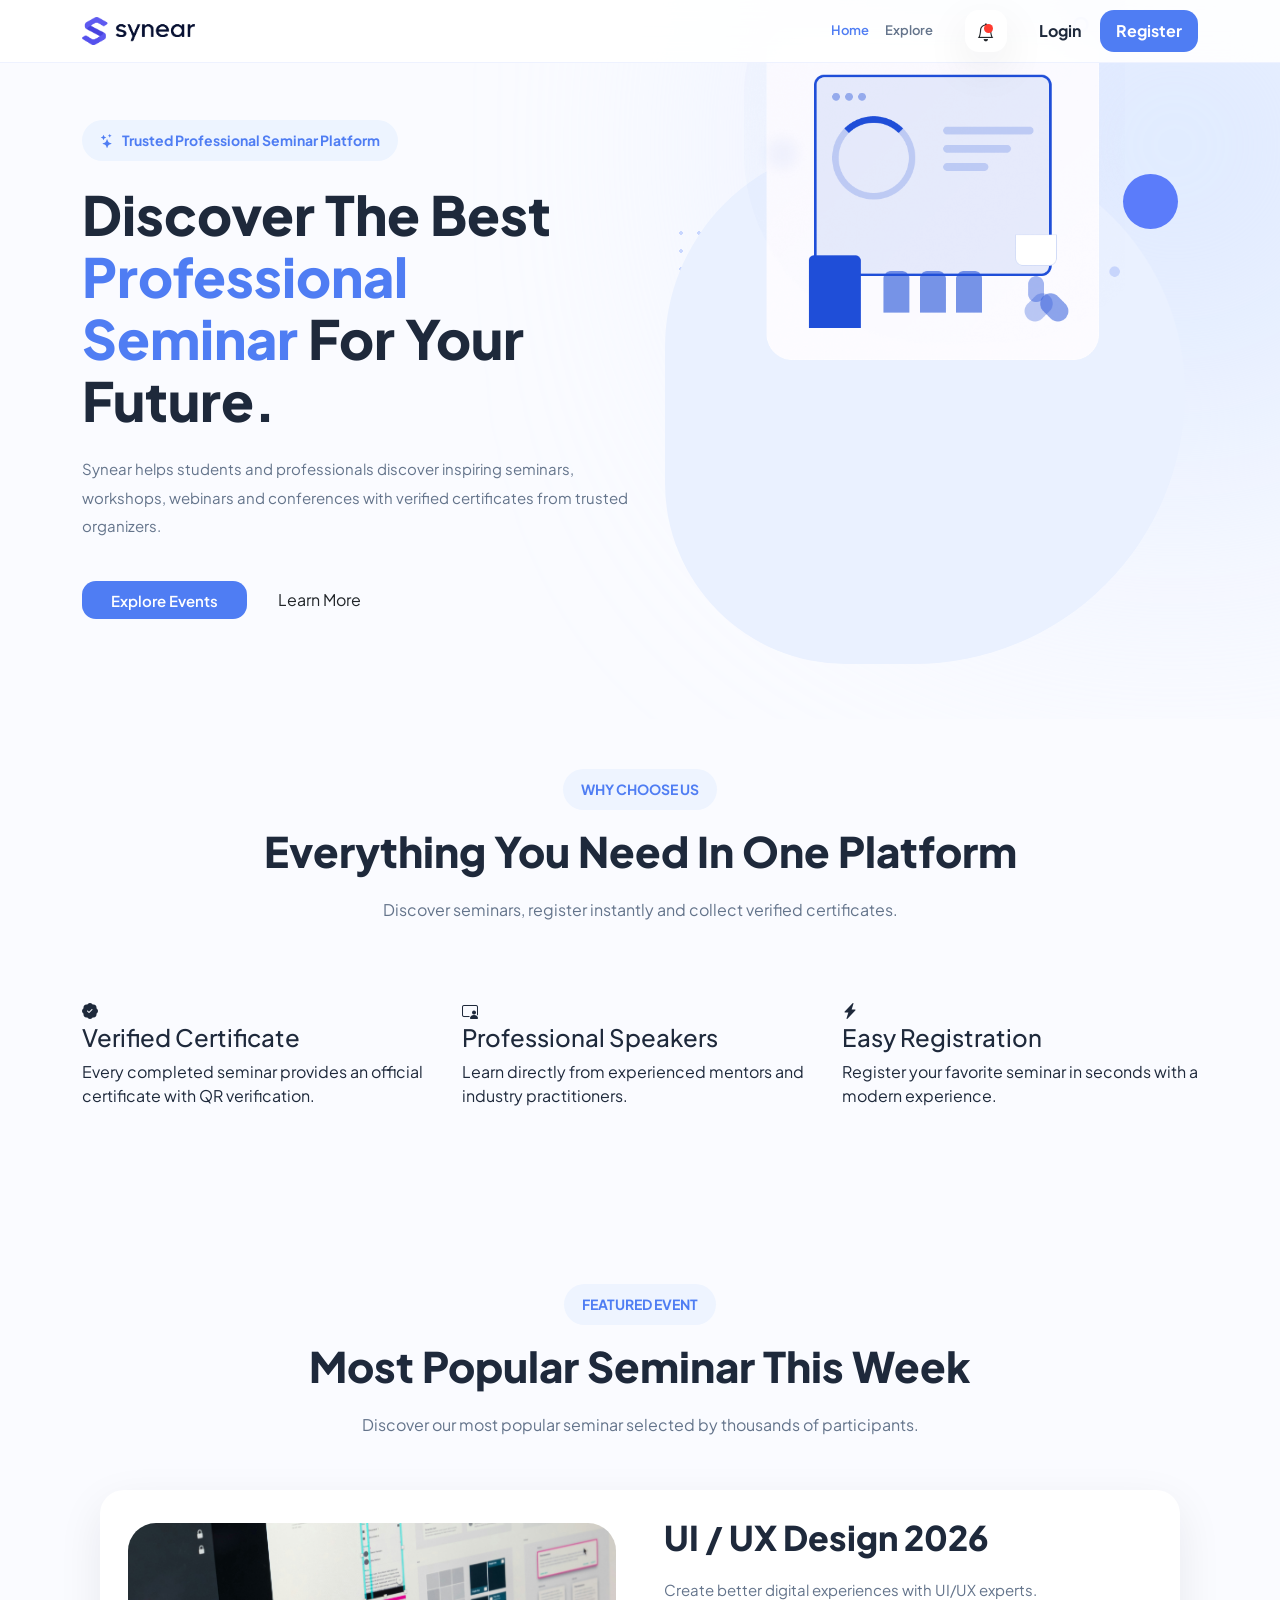
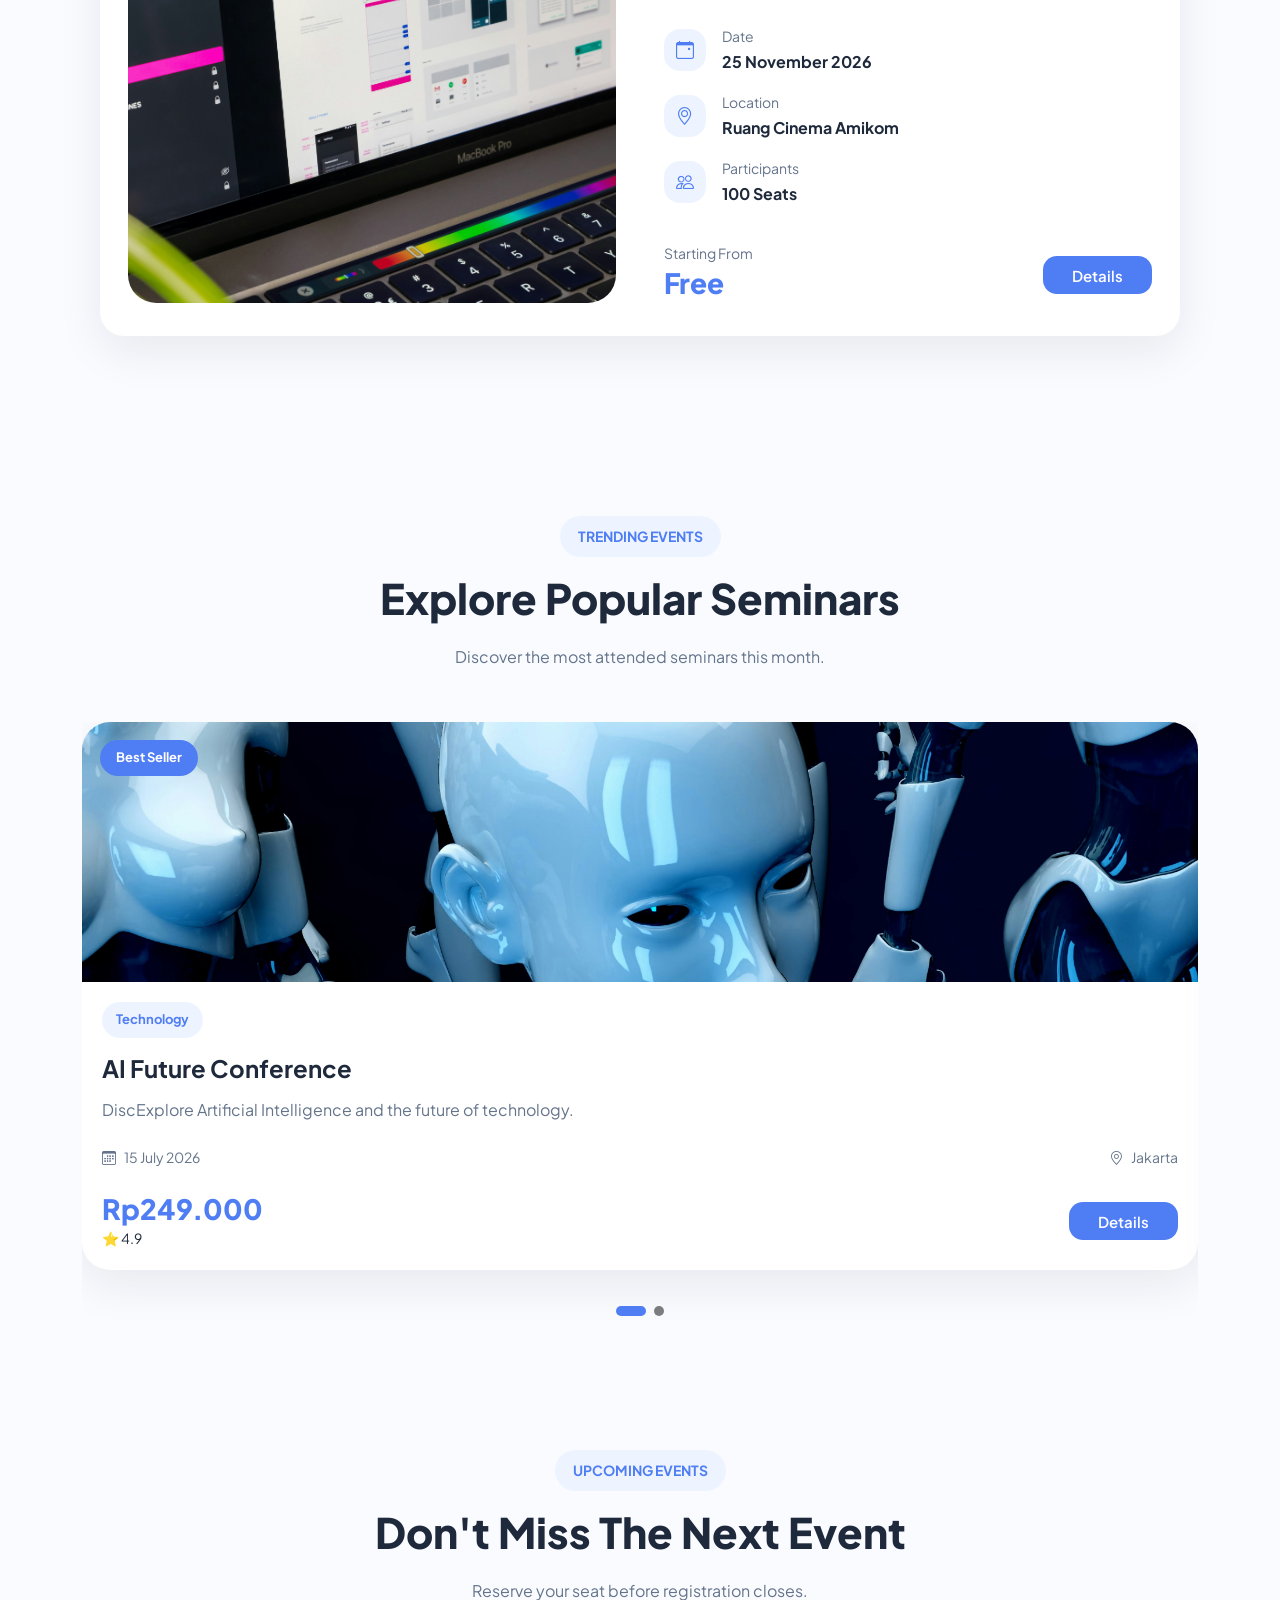
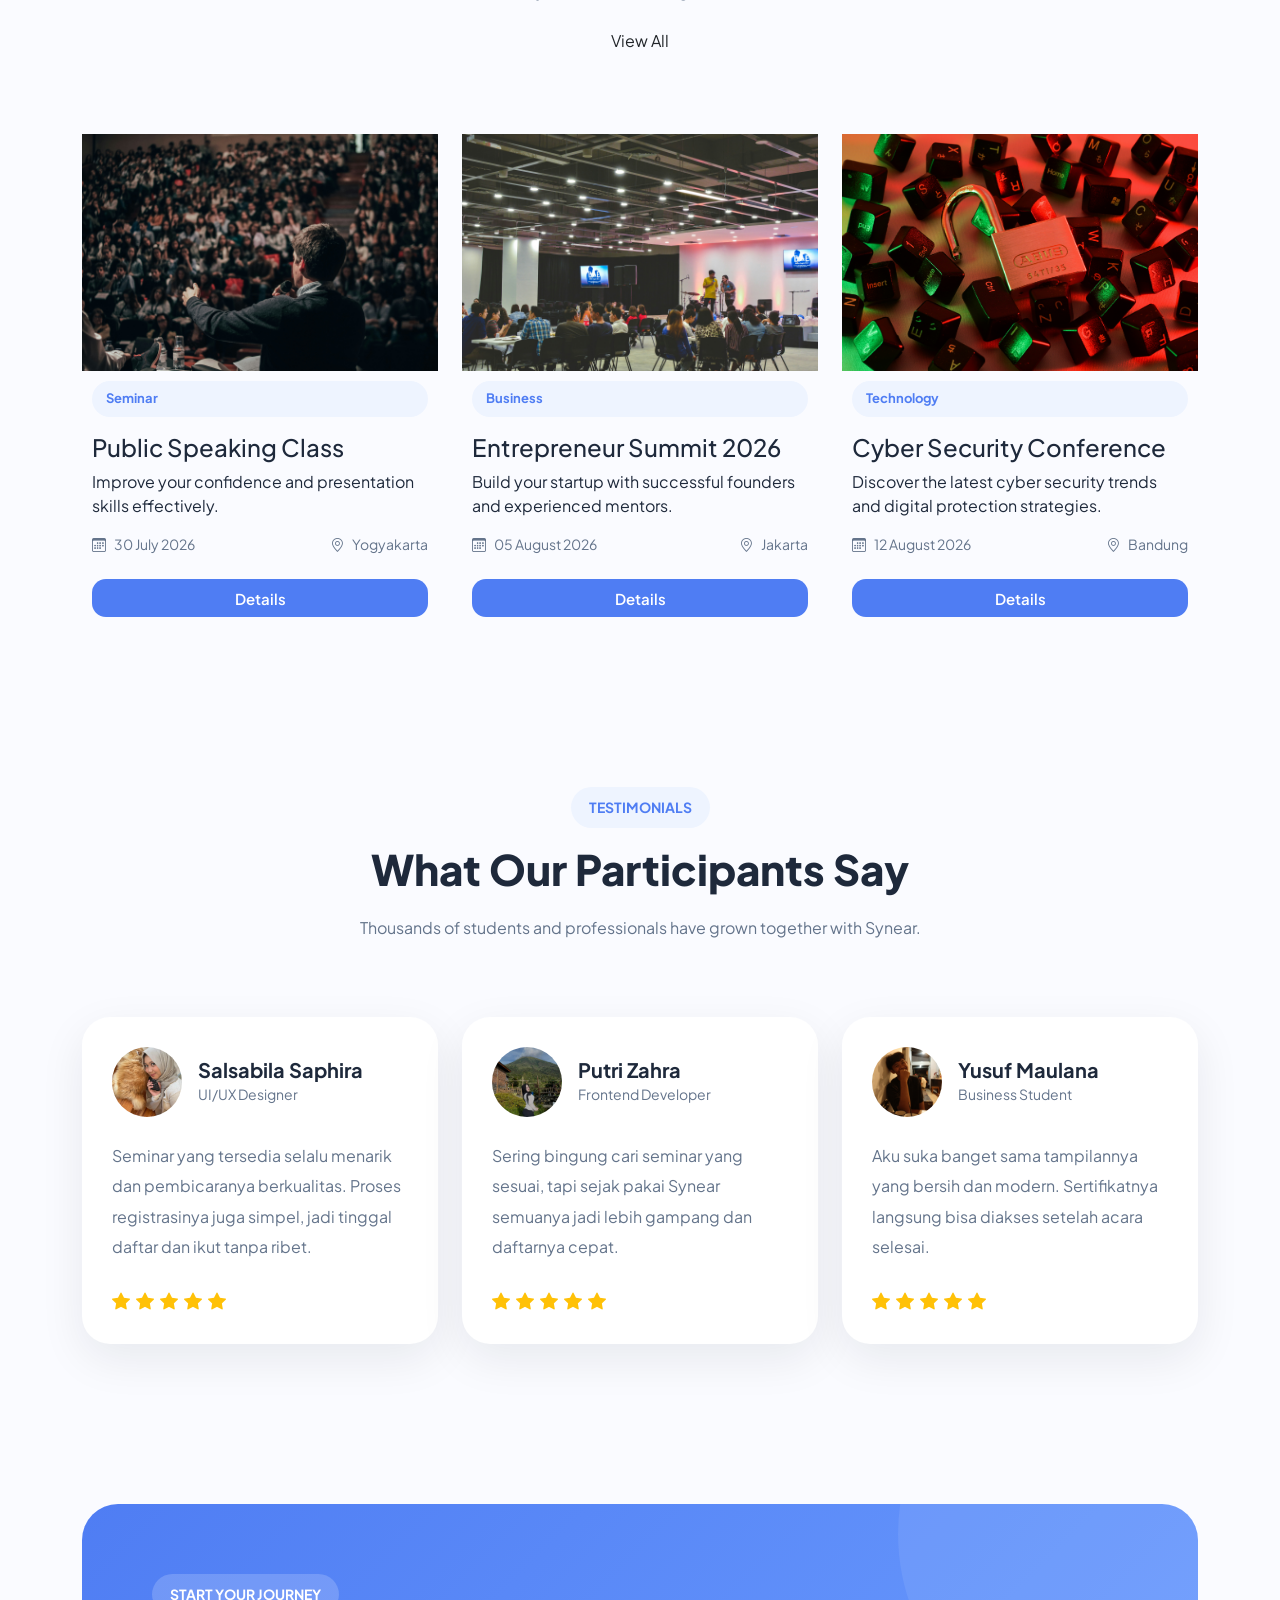
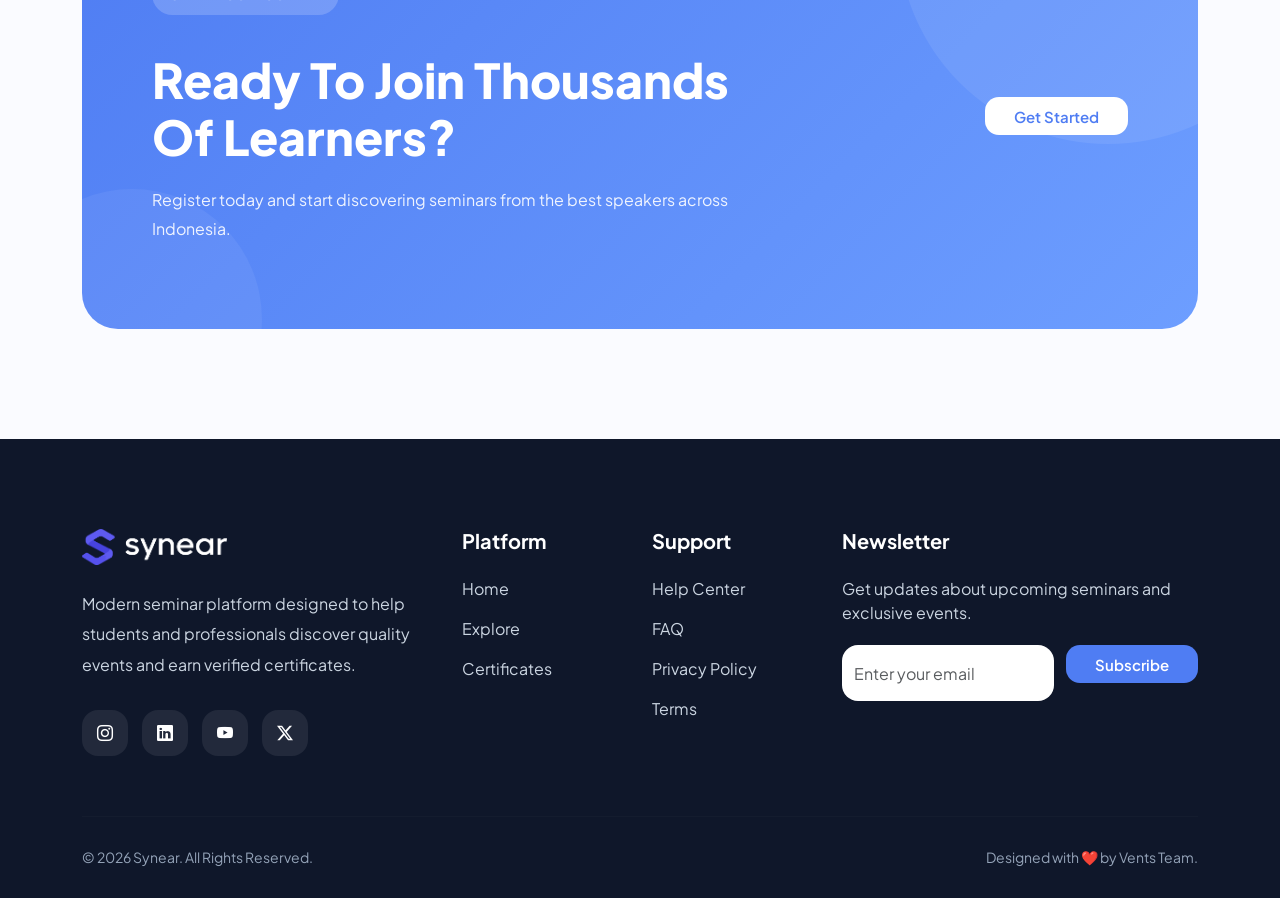
<file: pages/index.html>
<!DOCTYPE html>
<html lang="en">
<head>
    <meta charset="UTF-8">
    <meta name="viewport" content="width=device-width, initial-scale=1.0">
    <meta charset="UTF-8">
    <meta name="viewport" content="width=device-width, initial-scale=1.0">
    <title>Synear | Professional Seminar Platform</title>
    <link rel="icon" type="image/png" href="../asset/logo3.png">
    <link rel="preconnect" href="https://fonts.googleapis.com">
    <link rel="preconnect" href="https://fonts.gstatic.com" crossorigin>
    <link href="https://fonts.googleapis.com/css2?family=Plus+Jakarta+Sans:wght@300;400;500;600;700;800&display=swap" rel="stylesheet">
    <!-- BOOTSTRAP CSS-->
    <link href="https://cdn.jsdelivr.net/npm/bootstrap@5.3.7/dist/css/bootstrap.min.css" rel="stylesheet">
    <!-- ==========================================
         BOOTSTRAP ICON
    =========================================== -->
    <link rel="stylesheet" href="https://cdn.jsdelivr.net/npm/bootstrap-icons@1.13.1/font/bootstrap-icons.min.css">
    <link href="https://unpkg.com/aos@2.3.4/dist/aos.css" rel="stylesheet">
    <link rel="stylesheet" href="https://cdn.jsdelivr.net/npm/swiper@11/swiper-bundle.min.css">
    <link rel="stylesheet" href="../css/style.css">
</head>
<body>
    <nav class="navbar navbar-expand-lg fixed-top">
        <div class="container">
            <a class="navbar-brand" href="index.html">
                <img src="../asset/logo.png" alt="logo" class="logo-full">
            </a>
            <button class="navbar-toggler border-0 shadow-none" type="button" data-bs-toggle="collapse" data-bs-target="#navbarMenu">
                <span class="navbar-toggler-icon"></span>
            </button>
            <div class="collapse navbar-collapse" id="navbarMenu">
                <ul class="navbar-nav mx-auto me-4">
                    <li class="nav-item"><a class="nav-link active" href="index.html">Home</a></li>
                    <li class="nav-item"><a class="nav-link" href="explore.html">Explore</a></li>
                </ul>
                <div class="d-flex align-items-center gap-3">
                    <button
                        class="btn btn-icon position-relative"
                        onclick="window.location.href='notif.html'">
                        <i class="bi bi-bell"></i>
                        <span class="notification-dot"></span>
                    </button>
                    <div id="authArea">
                        <a href="login.html" class="btn btn-login">Login</a>
                        <a href="register.html" class="btn btn-register">Register</a>
                    </div>
                </div>

    
</div>
            </div>
        </div>
    </nav>
    <!--HERO SECTION Landing utama website -->
    <section class="hero-section">
        <div class="container">
            <div class="row align-items-center gy-5">
                <div class="col-lg-6">
                    <span class="hero-badge">
                        <i class="bi bi-stars"></i>
                        Trusted Professional Seminar Platform
                    </span>
                    <h1 class="hero-title">
                        Discover The Best
                        <span>Professional Seminar</span>
                        For Your Future.
                    </h1>
                    <p class="hero-description">
                        Synear helps students and professionals discover inspiring seminars, workshops, webinars and conferences with verified certificates from trusted organizers.
                    </p>
                    <div class="hero-buttons">
                        <a href="explore.html" class="btn btn-primary-custom">Explore Events</a>
                        <a href="#" class="btn btn-outline-custom">Learn More</a>
                    </div>
                </div>
                                <!-- Hero Right -->
                <div class="col-lg-6">
                    <div class="hero-illustration">
                        <div class="hero-blob"></div>
                        <img src="../asset/illustrasi.png" class="hero-vector" alt="Hero">
                        <div class="floating-circle"></div>
                        <div class="floating-square"></div>
                        <div class="dot-pattern"></div>
                    </div>
                </div>
            </div>
        </div>
    </section>
    <!-- ==========================================
         WHY CHOOSE SYNEAR
    =========================================== -->

    <section class="why-section">
        <div class="container">
            <div class="section-heading text-center">
                <span class="section-subtitle">WHY CHOOSE US</span>
                <h2>Everything You Need In One Platform</h2>
                <p>Discover seminars, register instantly and collect verified certificates.</p>
            </div>
            <div class="row g-4 mt-4">
                <div class="col-lg-4 d-flex">
                    <div class="feature-card">
                        <div class="feature-icon">
                            <i class="bi bi-patch-check-fill"></i>
                        </div>
                        <h4>Verified Certificate</h4>
                        <p>Every completed seminar provides an official certificate with QR verification.</p>
                    </div>
                </div>
                <div class="col-lg-4">
                    <div class="feature-card">
                        <div class="feature-icon">
                            <i class="bi bi-person-video3"></i>
                        </div>
                        <h4>Professional Speakers</h4>
                        <p>Learn directly from experienced mentors and industry practitioners.</p>
                    </div>
                </div>
                <div class="col-lg-4">
                    <div class="feature-card">

                        <div class="feature-icon">
                            <i class="bi bi-lightning-charge-fill"></i>
                        </div>

                        <h4>Easy Registration</h4>

                        <p>
                            Register your favorite seminar in seconds with a modern experience.
                        </p>

                    </div>
                </div>

            </div>
        </div>
    </section>
    <!-- ==========================================
        FEATURED EVENT
    ========================================== -->

    <section class="featured-section">
        <div class="container">
            <div class="section-heading text-center">
                <span class="section-subtitle">FEATURED EVENT</span>
                <h2>Most Popular Seminar This Week</h2>
                <p>Discover our most popular seminar selected by thousands of participants.</p>
            </div>

            <div class="featured-event mt-5">
                <div class="row align-items-center g-5">

                    <div class="col-lg-6">
                        <div class="featured-image">
                            <img src="../asset/uiux.jpg" class="img-fluid" alt="Featured Event">
                        </div>
                    </div>
                    <div class="col-lg-6">
                        <h2 class="featured-title">UI / UX Design 2026</h2>
                        <p class="featured-description">
                            Create better digital experiences with UI/UX experts.</p>
                        <div class="featured-information">
                            <div class="featured-item">
                                <i class="bi bi-calendar-event"></i>
                                <div>
                                    <small>Date</small>
                                    <p>25 November 2026</p>
                                </div>
                            </div>
                            <div class="featured-item">
                                <i class="bi bi-geo-alt"></i>
                                <div>
                                    <small>Location</small>
                                    <p>Ruang Cinema Amikom</p>
                                </div>
                            </div>
                            <div class="featured-item">
                                <i class="bi bi-people"></i>
                                <div>
                                    <small>Participants</small>
                                    <p>100 Seats</p>
                                </div>
                            </div>
                        </div>
                        <div class="featured-footer">
                            <div>
                                <small>Starting From</small>
                                <h3>Free</h3>
                            </div>
                            <a href="detail.html?id=uiux" class="btn btn-primary-custom">
                                Details
                            </a>
                        </div>
                    </div>
                </div>
            </div>
        </div>
    </section>
    <!-- ==========================================
        TRENDING EVENTS
    ========================================== -->
    <section class="trending-section">
        <div class="container">
            <div class="section-heading text-center">
                <span class="section-subtitle">TRENDING EVENTS</span>
                <h2>Explore Popular Seminars</h2>
                <p>Discover the most attended seminars this month.</p>
            </div>
            <div class="swiper trendingSwiper mt-5">
                <div class="swiper-wrapper">
                    <!-- Event Card 1 -->
                    <div class="swiper-slide">
                        <div class="seminar-card">
                            <div class="seminar-image">
                                <img src="../asset/ai.jpg" class="img-fluid" alt="AI Seminar">
                                <span class="seminar-badge">Best Seller</span>
                            </div>
                            <div class="seminar-content">
                                <span class="seminar-category">Technology</span>
                                <h4>AI Future Conference</h4>
                                <p>DiscExplore Artificial Intelligence and the future of technology.</p>
                                <div class="seminar-meta">
                                    <span><i class="bi bi-calendar3"></i>15 July 2026</span>
                                    <span><i class="bi bi-geo-alt"></i>Jakarta</span>
                                </div>
                                <div class="seminar-footer">
                                    <div>
                                        <h5>Rp249.000</h5>
                                        <small>⭐ 4.9</small>
                                    </div>
                                    <a href="detail.html?id=ai" class="btn btn-primary-custom">
                                        Details
                                    </a>
                                </div>
                            </div>
                        </div>
                    </div>
                    <!-- Event Card 2 -->
                    <div class="swiper-slide">
                        <div class="seminar-card">
                            <div class="seminar-image">
                                <img src="../asset/digitalmarketing.jpg" class="img-fluid" alt="Design Seminar">
                            </div>
                            <div class="seminar-content">
                                <span class="seminar-category">Seminar</span>
                                <h4>Digital Marketing Seminar</h4>
                                <p>Master SEO, social media marketing and paid advertising.</p>
                                <div class="seminar-meta">
                                    <span><i class="bi bi-calendar3"></i>20 July 2026</span>
                                    <span><i class="bi bi-geo-alt"></i>Online</span>
                                </div>
                                <div class="seminar-footer">
                                    <div>
                                        <h5>Free</h5>
                                        <small>⭐ 4.8</small>
                                    </div>
                                    <a href="detail.html?id=digital " class="btn btn-primary-custom">
                                        Details
                                    </a>
                                </div>
                            </div>
                        </div>
                    </div>
                </div>
                <div class="swiper-pagination"></div>
            </div>
        </div>
    </section>
    <!-- ==========================================
        UPCOMING EVENTS
    ========================================== -->

    <section class="upcoming-section">
        <div class="container">
            <div class="section-heading text-center">
                <span class="section-subtitle">UPCOMING EVENTS</span>
                <h2>Don't Miss The Next Event</h2>
                <p>Reserve your seat before registration closes.</p>
                <div class="mt-3">
                    <a href="explore.html" class="btn btn-outline-custom">
                        View All
                    </a>
                </div>
            </div>
            <div class="row g-4 mt-4">
                <div class="col-lg-4 d-flex">
                    <div class="upcoming-card w-100">
                        <img src="../asset/publickspeaking.jpg" class="img-fluid" alt="digital">
                        <div class="upcoming-content">
                            <span class="seminar-category">Seminar</span>
                            <h4>Public Speaking Class</h4>
                            <p>Improve your confidence and presentation skills effectively.</p>
                            <div class="seminar-meta">
                                <span><i class="bi bi-calendar3"></i>30 July 2026</span>
                                <span><i class="bi bi-geo-alt"></i>Yogyakarta</span>
                            </div>
                            <a href="detail.html?id=public" class="btn btn-primary-custom">
                                Details
                            </a>
                        </div>
                    </div>
                </div>
                <div class="col-lg-4 d-flex">
                    <div class="upcoming-card w-100">
                        <img src="../asset/entrepreneur.jpg" class="img-fluid" alt="Business">
                        <div class="upcoming-content">
                            <span class="seminar-category">Business</span>
                            <h4>Entrepreneur Summit 2026</h4>
                            <p>Build your startup with successful founders and experienced mentors.</p>
                            <div class="seminar-meta">
                                <span><i class="bi bi-calendar3"></i>05 August 2026</span>
                                <span><i class="bi bi-geo-alt"></i>Jakarta</span>
                            </div>
                            <a href="detail.html?id=entrepreneur" class="btn btn-primary-custom">
                                Details
                            </a>
                        </div>
                    </div>
                </div>

                <div class="col-lg-4 d-flex">
                    <div class="upcoming-card w-100">
                        <img src="../asset/cyber.jpg" class="img-fluid" alt="Cyber Security">
                        <div class="upcoming-content">
                            <span class="seminar-category">Technology</span>
                            <h4>Cyber Security Conference</h4>
                            <p>Discover the latest cyber security trends and digital protection strategies.</p>
                            <div class="seminar-meta">
                                <span><i class="bi bi-calendar3"></i>12 August 2026</span>
                                <span><i class="bi bi-geo-alt"></i>Bandung</span>
                            </div>
                            <a href="detail.html?id=cyber" class="btn btn-primary-custom">
                                Details
                            </a>
                        </div>
                    </div>
                </div>

            </div>
        </div>
    </section>
    <!-- ==========================================
        TESTIMONIALS
    ========================================== -->
    <section class="testimonial-section">
        <div class="container">
            <div class="section-heading text-center">
                <span class="section-subtitle">TESTIMONIALS</span>
                <h2>What Our Participants Say</h2>
                <p>Thousands of students and professionals have grown together with Synear.</p>
            </div>
            <div class="row g-4 mt-4">
                <div class="col-lg-4">
                    <div class="testimonial-card">
                        <div class="testimonial-profile">
                            <img src="../asset/salsuy.jpeg" alt="User">
                            <div>
                                <h5>Salsabila Saphira</h5>
                                <span>UI/UX Designer</span>
                            </div>
                        </div>
                        <p class="testimonial-text">
                            Seminar yang tersedia selalu menarik dan pembicaranya berkualitas. Proses registrasinya juga simpel, jadi tinggal daftar dan ikut tanpa ribet.
                        </p>
                        <div class="testimonial-rating">
                            <i class="bi bi-star-fill"></i>
                            <i class="bi bi-star-fill"></i>
                            <i class="bi bi-star-fill"></i>
                            <i class="bi bi-star-fill"></i>
                            <i class="bi bi-star-fill"></i>
                        </div>
                    </div>
                </div>
                <div class="col-lg-4">
                    <div class="testimonial-card">
                        <div class="testimonial-profile">
                            <img src="../asset/rara.jpeg" alt="User">
                            <div>
                                <h5>Putri Zahra</h5>
                                <span>Frontend Developer</span>
                            </div>
                        </div>
                        <p class="testimonial-text">
                            Sering bingung cari seminar yang sesuai, tapi sejak pakai Synear semuanya jadi lebih gampang dan daftarnya cepat.
                        </p>
                        <div class="testimonial-rating">
                            <i class="bi bi-star-fill"></i>
                            <i class="bi bi-star-fill"></i>
                            <i class="bi bi-star-fill"></i>
                            <i class="bi bi-star-fill"></i>
                            <i class="bi bi-star-fill"></i>
                        </div>
                    </div>
                </div>
                <div class="col-lg-4">
                    <div class="testimonial-card">
                        <div class="testimonial-profile">
                            <img src="../asset/ucup.jpeg" alt="User">
                            <div>
                                <h5>Yusuf Maulana</h5>
                                <span>Business Student</span>
                            </div>
                        </div>
                        <p class="testimonial-text">
                            Aku suka banget sama tampilannya yang bersih dan modern. Sertifikatnya langsung bisa diakses setelah acara selesai.
                        </p>
                        <div class="testimonial-rating">
                            <i class="bi bi-star-fill"></i>
                            <i class="bi bi-star-fill"></i>
                            <i class="bi bi-star-fill"></i>
                            <i class="bi bi-star-fill"></i>
                            <i class="bi bi-star-fill"></i>
                        </div>
                    </div>
                </div>

            </div>
        </div>
    </section>

    <!-- ==========================================
        CALL TO ACTION
    ========================================== -->

    <section class="cta-section">
        <div class="container">
            <div class="cta-wrapper">
                <div class="row align-items-center">
                    <div class="col-lg-8">
                        <span class="section-subtitle">START YOUR JOURNEY</span>
                        <h2>Ready To Join Thousands Of Learners?</h2>
                        <p>Register today and start discovering seminars from the best speakers across Indonesia.</p>
                    </div>
                    <div class="col-lg-4 text-lg-end">
                        <a href="register.html" class="btn btn-primary-custom btn-lg">
                            Get Started
                        </a>
                    </div>

                </div>
            </div>
        </div>
    </section>
    <!-- ==========================================
        FOOTER
    ========================================== -->
    <footer class="footer">
        <div class="container">
            <div class="row gy-5">
                <div class="col-lg-4">
                    <a href="index.html" class="footer-logo">
                        <img src="../asset/logo2.png" alt="Synear Logo" class="footer-logo-img">
                    </a>
                    <p class="footer-description">
                        Modern seminar platform designed to help students and professionals discover quality events and earn verified certificates.
                    </p>
                    <div class="footer-social">
                        <a href="#"><i class="bi bi-instagram"></i></a>
                        <a href="#"><i class="bi bi-linkedin"></i></a>
                        <a href="#"><i class="bi bi-youtube"></i></a>
                        <a href="#"><i class="bi bi-twitter-x"></i></a>
                    </div>
                </div>
                <div class="col-lg-2">
                    <h5>Platform</h5>
                    <ul class="footer-menu">
                        <li><a href="index.html">Home</a></li>
                        <li><a href="explore.html">Explore</a></li>
                        <li><a href="sertifikat.html">Certificates</a></li>
                    </ul>
                </div>
                <div class="col-lg-2">
                    <h5>Support</h5>
                    <ul class="footer-menu">
                        <li><a href="#">Help Center</a></li>
                        <li><a href="#">FAQ</a></li>
                        <li><a href="#">Privacy Policy</a></li>
                        <li><a href="#">Terms</a></li>
                    </ul>
                </div>
                <div class="col-lg-4">
                    <h5>Newsletter</h5>
                    <p>Get updates about upcoming seminars and exclusive events.</p>
                    <div class="newsletter-box">
                        <input type="email" class="form-control" placeholder="Enter your email">
                        <button class="btn btn-primary-custom">Subscribe</button>
                    </div>
                </div>
            </div>
            <hr>
            <div class="footer-bottom d-flex justify-content-between align-items-center flex-wrap">
                <p>© 2026 Synear. All Rights Reserved.</p>
                <span>Designed with ❤️ by Vents Team.</span>
            </div>
        </div>
    </footer>
<!-- ==========================================
     JAVASCRIPT
========================================== -->
<script src="https://cdn.jsdelivr.net/npm/bootstrap@5.3.7/dist/js/bootstrap.bundle.min.js"></script>
<script src="https://unpkg.com/aos@2.3.4/dist/aos.js"></script>
<script src="https://cdn.jsdelivr.net/npm/swiper@11/swiper-bundle.min.js"></script>

<script src="../js/app.js"></script>
<script src="../js/auth.js"></script>
</body>
</html>
</file>
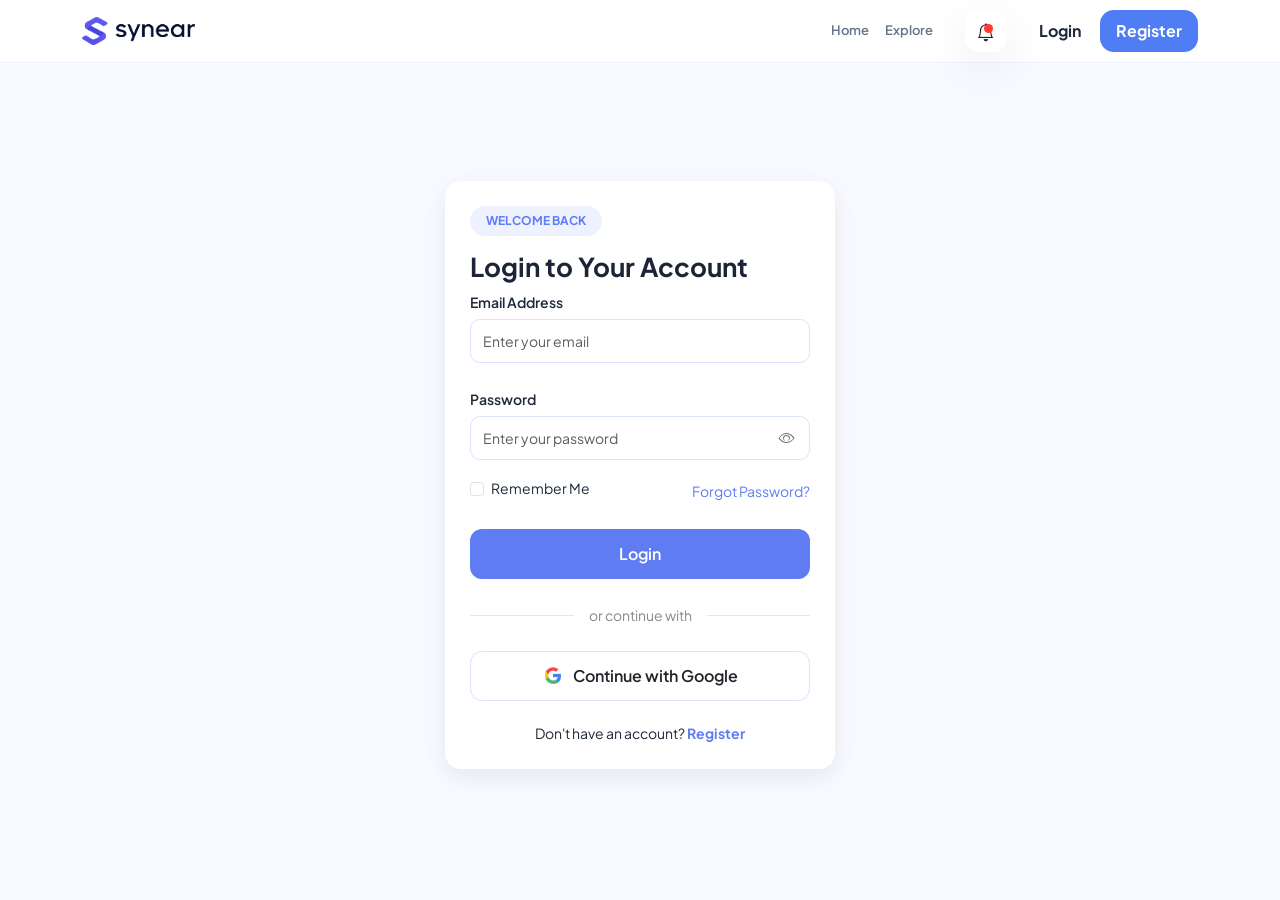
<file: pages/login.html>
<!DOCTYPE html>
<html lang="en">
<head>
    <meta charset="UTF-8">
    <meta name="viewport" content="width=device-width, initial-scale=1.0">
    <title>Login | Synear</title>
    <link rel="icon" type="image/png" href="../asset/logo3.png">
    <link rel="preconnect" href="https://fonts.googleapis.com">
    <link rel="preconnect" href="https://fonts.gstatic.com" crossorigin>
    <link href="https://fonts.googleapis.com/css2?family=Plus+Jakarta+Sans:wght@300;400;500;600;700;800&display=swap" rel="stylesheet">
    <link href="https://cdn.jsdelivr.net/npm/bootstrap@5.3.7/dist/css/bootstrap.min.css" rel="stylesheet">
    <link rel="stylesheet" href="https://cdn.jsdelivr.net/npm/bootstrap-icons@1.13.1/font/bootstrap-icons.min.css">
    <link href="https://unpkg.com/aos@2.3.4/dist/aos.css" rel="stylesheet">
    <link rel="stylesheet" href="../css/style.css">
    <link rel="stylesheet" href="../css/login.css">
    <link rel="stylesheet" href="../css/notif.css">
</head>
<body>
    <nav class="navbar navbar-expand-lg fixed-top">
        <div class="container">
            <a class="navbar-brand" href="index.html">
                <img src="../asset/logo.png" alt="logo" class="logo-full">
            </a>

            <button class="navbar-toggler border-0 shadow-none" type="button" data-bs-toggle="collapse" data-bs-target="#navbarMenu">
                <span class="navbar-toggler-icon"></span>
            </button>

            <div class="collapse navbar-collapse" id="navbarMenu">
                <ul class="navbar-nav mx-auto me-4">
                    <li class="nav-item"><a class="nav-link" href="index.html">Home</a></li>
                    <li class="nav-item"><a class="nav-link" href="explore.html">Explore</a></li>
                </ul>
                <div class="d-flex align-items-center gap-3">
                    <button
                        class="btn btn-icon position-relative"
                        onclick="window.location.href='notif.html'">
                        <i class="bi bi-bell"></i>
                        <span class="notification-dot"></span>
                    </button>
                    <div id="authArea">
                        <a href="login.html" class="btn btn-login">Login</a>
                        <a href="register.html" class="btn btn-register">Register</a>
                    </div>
                </div>
            </div>
        </div>
    </nav>
    <section class="login-section">
        <div class="container">
            <div class="row align-items-center g-5">
                <div class="col-lg-5 mx-auto" data-aos="zoom-in">
                    <div class="login-card">
                        <span class="login-badge">WELCOME BACK</span>
                        <h2>Login to Your Account</h2>
                        <form>
                            <div class="mb-4">
                                <label class="form-label">Email Address</label>
                                <input type="email" class="form-control" placeholder="Enter your email">
                            </div>
                            <div class="mb-3">
                                <label class="form-label">Password</label>
                                <div class="password-box">
                                    <input type="password" class="form-control" id="password" placeholder="Enter your password">
                                    <button type="button" class="toggle-password" id="togglePassword">
                                        <i class="bi bi-eye"></i>
                                    </button>
                                </div>
                            </div>
                            <div class="login-option">
                                <div class="form-check">
                                    <input class="form-check-input" type="checkbox" id="remember">
                                    <label class="form-check-label" for="remember">
                                        Remember Me
                                    </label>
                                </div>
                                <a href="#" class="forgot-link">
                                    Forgot Password?
                                </a>
                            </div>
                            <button type="submit" class="btn btn-login-main w-100">
                                Login
                            </button>
                            <div class="divider">
                                <span>or continue with</span>
                            </div>
                            <button type="button" class="btn btn-google w-100">
                                <img src="../asset/google.png" alt="">
                                Continue with Google
                            </button>
                            <div class="register-link">
                                Don't have an account?
                                <a href="register.html">Register</a>
                            </div>
                        </form>
                    </div>
                </div>
            </div>
        </div>
    </section>
    <script src="https://cdn.jsdelivr.net/npm/bootstrap@5.3.7/dist/js/bootstrap.bundle.min.js"></script>
    <script src="https://unpkg.com/aos@2.3.4/dist/aos.js"></script>
    <script>
        AOS.init({
            duration:800,
            once:true
        });
    </script>
    <script src="../js/login.js"></script>
    <script src="../js/auth.js"></script>
</body>
</html>
</file>
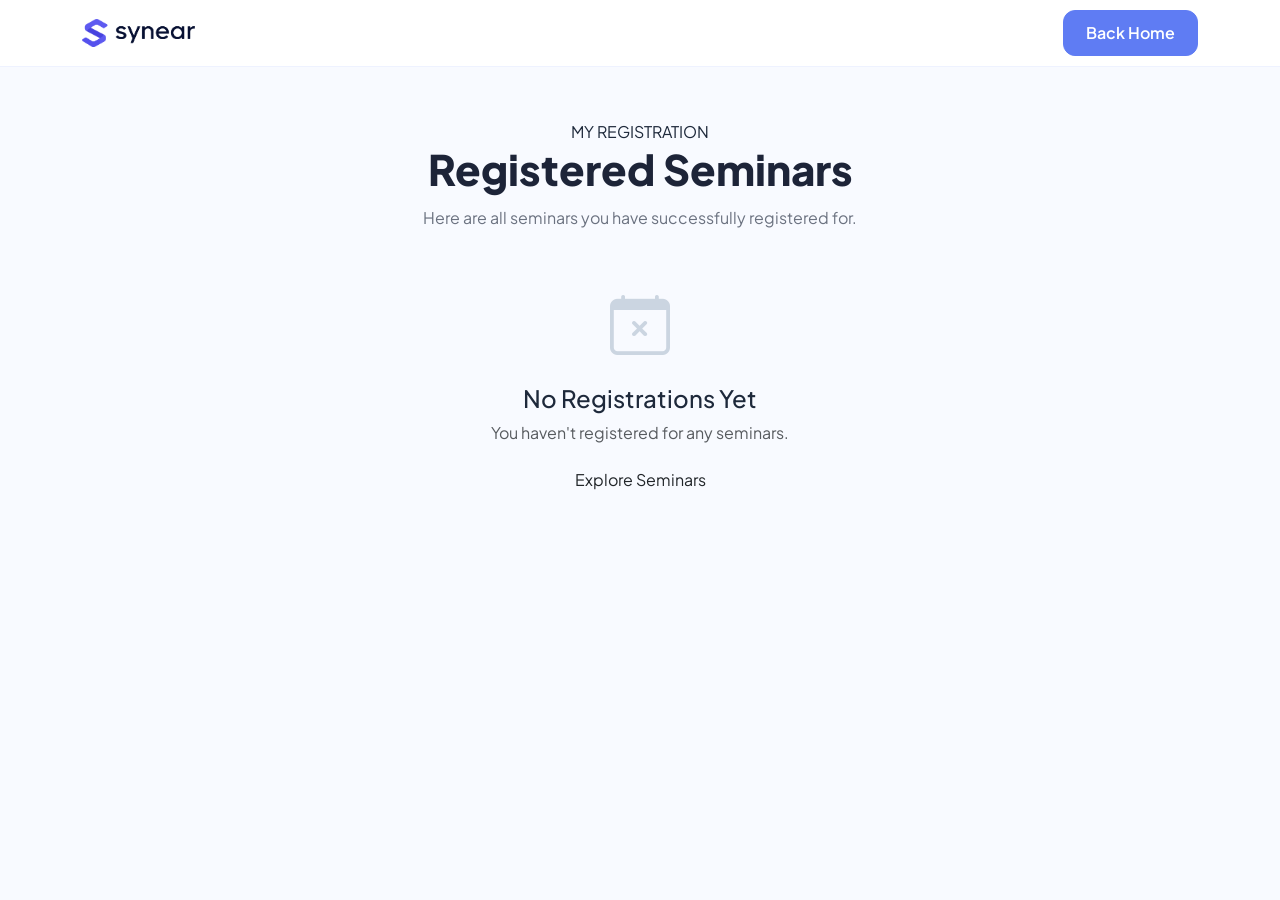
<file: pages/my-registration.html>
<!DOCTYPE html>
<html lang="en">
<head>
    <meta charset="UTF-8">
    <meta name="viewport" content="width=device-width, initial-scale=1.0">
    <title>My Registration | Synear</title>
    <link rel="icon" type="image/png" href="../asset/logo3.png">
    <link rel="preconnect" href="https://fonts.googleapis.com">
    <link rel="preconnect" href="https://fonts.gstatic.com" crossorigin>
    <link href="https://fonts.googleapis.com/css2?family=Plus+Jakarta+Sans:wght@300;400;500;600;700;800&display=swap" rel="stylesheet">
    <link href="https://cdn.jsdelivr.net/npm/bootstrap@5.3.7/dist/css/bootstrap.min.css" rel="stylesheet">
    <link rel="stylesheet" href="https://cdn.jsdelivr.net/npm/bootstrap-icons@1.13.1/font/bootstrap-icons.min.css">
    <link rel="stylesheet" href="../css/style.css">
    <link rel="stylesheet" href="../css/my-registration.css">
</head>
<body>
    <nav class="navbar navbar-expand-lg fixed-top">
        <div class="container">
            <a class="navbar-brand" href="index.html">
                <img src="../asset/logo.png" alt="logo" class="logo-full">
            </a>
            <div class="ms-auto">
                <a href="index.html" class="btn btn-outline-primary">
                    Back Home
                </a>
            </div>
        </div>
    </nav>

    <section class="registration-list-section">
        <div class="container">

            <div class="section-title">
                <span class="login-badge">
                    MY REGISTRATION
                </span>
                <h2>Registered Seminars</h2>
                <p>
                    Here are all seminars you have successfully registered for.
                </p>
            </div>
            <div class="registration-card">

                <div class="registration-image">
                    <img src="../asset/uiux.jpg" alt="Seminar">
                </div>
                <div class="registration-content">
                    <span class="registration-status">
                        Registered
                    </span>
                    <h4 id="seminarTitle">
                        UI/UX Design Seminar
                    </h4>
                    <div class="registration-info">
                        <div>
                            <i class="bi bi-calendar-event"></i>
                            <span id="seminarDate">
                                12 July 2026
                            </span>
                        </div>
                        <div>
                            <i class="bi bi-geo-alt"></i>
                            <span>
                                Jakarta Convention Center
                            </span>
                        </div>
                    </div>
                    <div class="registration-price">
                        <span>Registration Fee</span>
                        <strong id="seminarPrice">
                            FREE
                        </strong>
                    </div>
                    <div class="registration-action">
                        <a href="attendance.html" class="btn btn-login-main">
                            Attendance
                        </a>
                        <a href="detail.html" class="btn btn-outline-primary">
                            View Detail
                        </a>
                    </div>
                </div>
            </div>
            <!--<button onclick="localStorage.clear();location.reload();">
                Clear Data
            </button>-->
        </div>
    </section>

    <script src="../js/my-registration.js"></script>
    <script src="https://cdn.jsdelivr.net/npm/bootstrap@5.3.7/dist/js/bootstrap.bundle.min.js"></script>
</body>
</html>
</file>
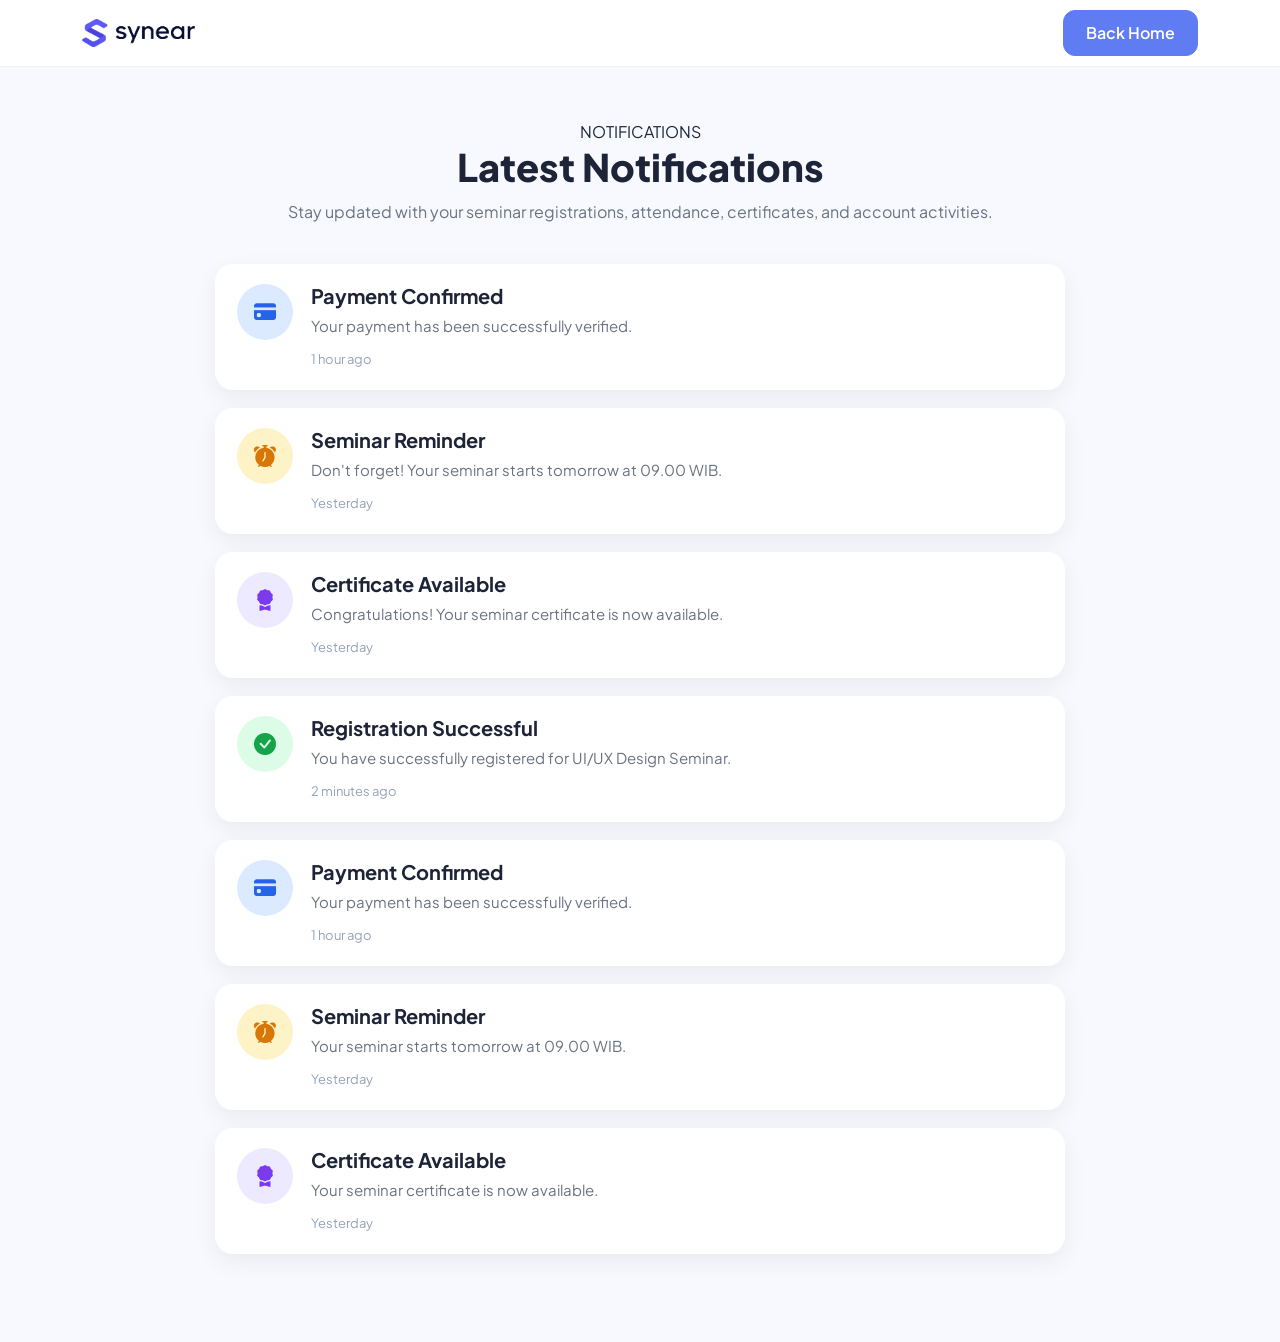
<file: pages/notif.html>
<!DOCTYPE html>
<html lang="en">
<head>
    <meta charset="UTF-8">
    <meta name="viewport" content="width=device-width, initial-scale=1.0">
    <title>Notifications | Synear</title>
    <link rel="icon" type="image/png" href="../asset/logo3.png">
    <link rel="preconnect" href="https://fonts.googleapis.com">
    <link rel="preconnect" href="https://fonts.gstatic.com" crossorigin>
    <link href="https://fonts.googleapis.com/css2?family=Plus+Jakarta+Sans:wght@300;400;500;600;700;800&display=swap" rel="stylesheet">
    <link href="https://cdn.jsdelivr.net/npm/bootstrap@5.3.7/dist/css/bootstrap.min.css" rel="stylesheet">
    <link rel="stylesheet" href="https://cdn.jsdelivr.net/npm/bootstrap-icons@1.13.1/font/bootstrap-icons.min.css">
    <link rel="stylesheet" href="../css/style.css">
    <link rel="stylesheet" href="../css/notif.css">
</head>
<body>

<nav class="navbar navbar-expand-lg fixed-top">
    <div class="container">
        <a class="navbar-brand" href="index.html">
            <img src="../asset/logo.png" alt="logo" class="logo-full">
        </a>

        <a href="index.html" class="btn btn-outline-primary">
              Back Home
         </a>
    </div>
</nav>

<section class="notification-section">

    <div class="container">

        <div class="section-title">
            <span class="login-badge">
                NOTIFICATIONS
            </span>

            <h2>
                Latest Notifications
            </h2>

            <p>
                Stay updated with your seminar registrations, attendance, certificates, and account activities.
            </p>
        </div>

        <div id="notificationList">

            <div class="notification-card">

                <div class="notification-icon info">
                    <i class="bi bi-credit-card-fill"></i>
                </div>

                <div class="notification-content">

                    <h5>
                        Payment Confirmed
                    </h5>

                    <p>
                        Your payment has been successfully verified.
                    </p>

                    <span class="notification-time">
                        1 hour ago
                    </span>

                </div>

            </div>

            <div class="notification-card">

                <div class="notification-icon warning">
                    <i class="bi bi-alarm-fill"></i>
                </div>

                <div class="notification-content">

                    <h5>
                        Seminar Reminder
                    </h5>

                    <p>
                        Don't forget! Your seminar starts tomorrow at 09.00 WIB.
                    </p>

                    <span class="notification-time">
                        Yesterday
                    </span>

                </div>

            </div>

            <div class="notification-card">

                <div class="notification-icon certificate">
                    <i class="bi bi-award-fill"></i>
                </div>

                <div class="notification-content">

                    <h5>
                        Certificate Available
                    </h5>

                    <p>
                        Congratulations! Your seminar certificate is now available.
                    </p>

                    <span class="notification-time">
                        Yesterday
                    </span>

                </div>

            </div>

        </div>

    </div>

</section>

<script src="../js/notif.js"></script>
<script src="https://cdn.jsdelivr.net/npm/bootstrap@5.3.7/dist/js/bootstrap.bundle.min.js"></script>

</body>
</html>
</file>
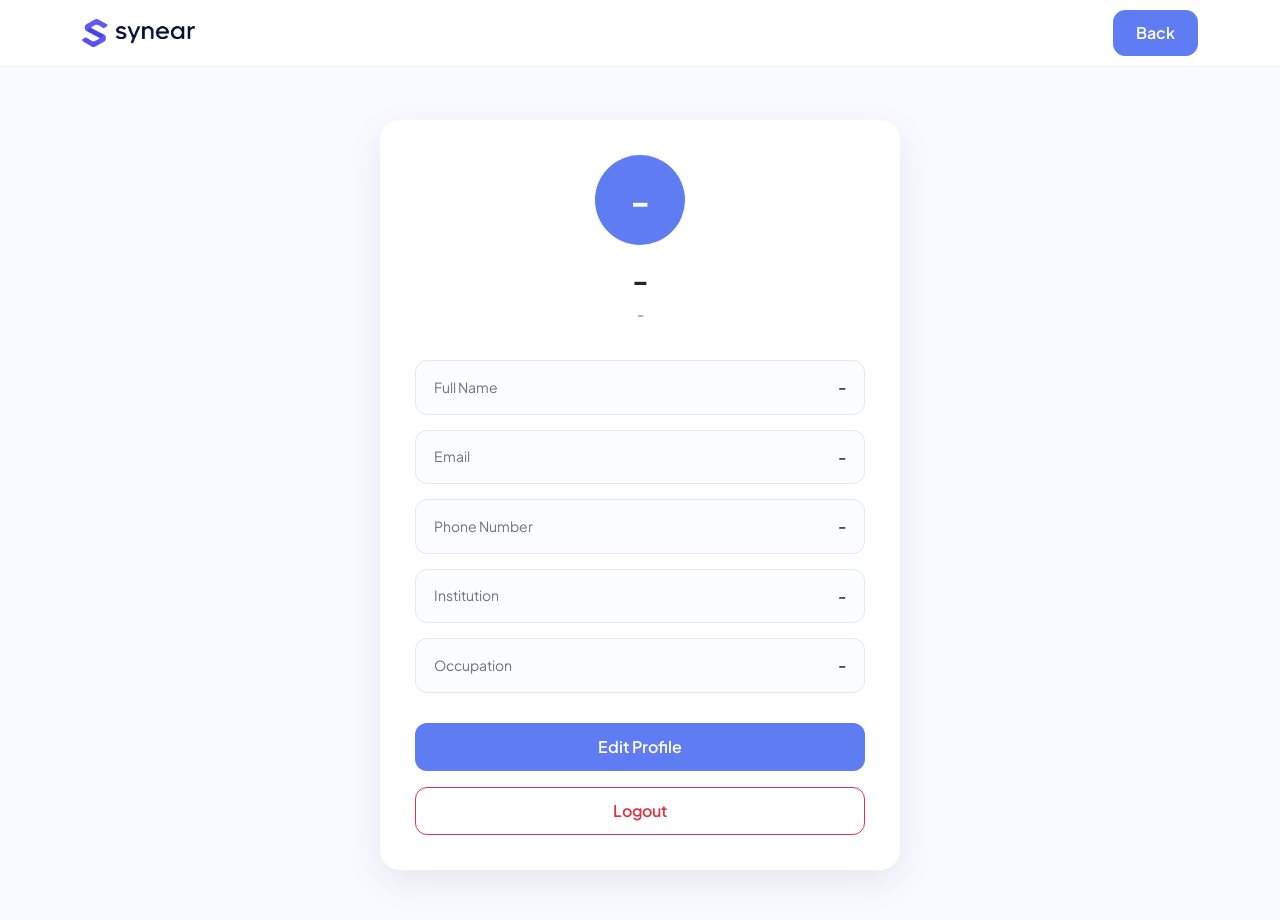
<file: pages/profile.html>
<!DOCTYPE html>
<html lang="en">
<head>
    <meta charset="UTF-8">
    <meta name="viewport" content="width=device-width, initial-scale=1.0">
    <title>Profile | Synear</title>
    <link rel="icon" type="image/png" href="../asset/logo3.png">
    <link rel="preconnect" href="https://fonts.googleapis.com">
    <link rel="preconnect" href="https://fonts.gstatic.com" crossorigin>
    <link href="https://fonts.googleapis.com/css2?family=Plus+Jakarta+Sans:wght@300;400;500;600;700;800&display=swap" rel="stylesheet">
    <link href="https://cdn.jsdelivr.net/npm/bootstrap@5.3.7/dist/css/bootstrap.min.css" rel="stylesheet">
    <link rel="stylesheet" href="https://cdn.jsdelivr.net/npm/bootstrap-icons@1.13.1/font/bootstrap-icons.min.css">
    <link rel="stylesheet" href="../css/style.css">
    <link rel="stylesheet" href="../css/profile.css">
</head>
<body>
    <nav class="navbar navbar-expand-lg fixed-top">
        <div class="container">
            <a class="navbar-brand" href="index.html">
                <img src="../asset/logo.png" class="logo-full" alt="Synear">
            </a>
            <a href="index.html" class="btn btn-outline-primary">
                Back
            </a>
        </div>
    </nav>
    <section class="profile-section">
        <div class="profile-card">
            <div class="profile-header">
                <div class="profile-avatar" id="profileAvatar">
                    A
                </div>
                <h2 id="profileName">
                    Aurelia
                </h2>
                <p id="profileEmail">
                    aurelia@email.com
                </p>
            </div>
            <div class="profile-info">
                <div class="info-item">
                    <span>Full Name</span>
                    <strong id="fullname"></strong>
                </div>
                <div class="info-item">
                    <span>Email</span>
                    <strong id="email"></strong>
                </div>
                <div class="info-item">
                    <span>Phone Number</span>
                    <strong id="phone"></strong>
                </div>
                <div class="info-item">
                    <span>Institution</span>
                    <strong id="institution"></strong>
                </div>
                <div class="info-item">
                    <span>Occupation</span>
                    <strong id="occupation"></strong>
                </div>
            </div>
            <button class="btn btn-login-main w-100" id="editProfileBtn">
    Edit Profile
        </button>
            <div id="editForm" class="edit-form d-none">
            <div class="mb-3">
                <label class="form-label">Full Name</label>
                    <input type="text" class="form-control" id="editFullname">
            </div>
            <div class="mb-3">
                <label class="form-label">Phone Number</label>
                    <input type="text" class="form-control" id="editPhone">
            </div>
            <div class="mb-3">
                <label class="form-label">Institution</label>
                    <input type="text" class="form-control" id="editInstitution">
            </div>
            <div class="mb-3">
                <label class="form-label">Occupation</label>
                     <input type="text" class="form-control" id="editOccupation">
            </div>
                <button class="btn btn-success w-100" id="saveProfileBtn">
           Save Changes
                </button>
        </div>
        <button class="btn btn-outline-danger w-100 mt-3" id="logoutBtn">
            Logout
            </button>
        </div>
    </section>
    <script src="../js/profile.js"></script>
    <script src="https://cdn.jsdelivr.net/npm/bootstrap@5.3.7/dist/js/bootstrap.bundle.min.js"></script>
</body>
</html>
</file>
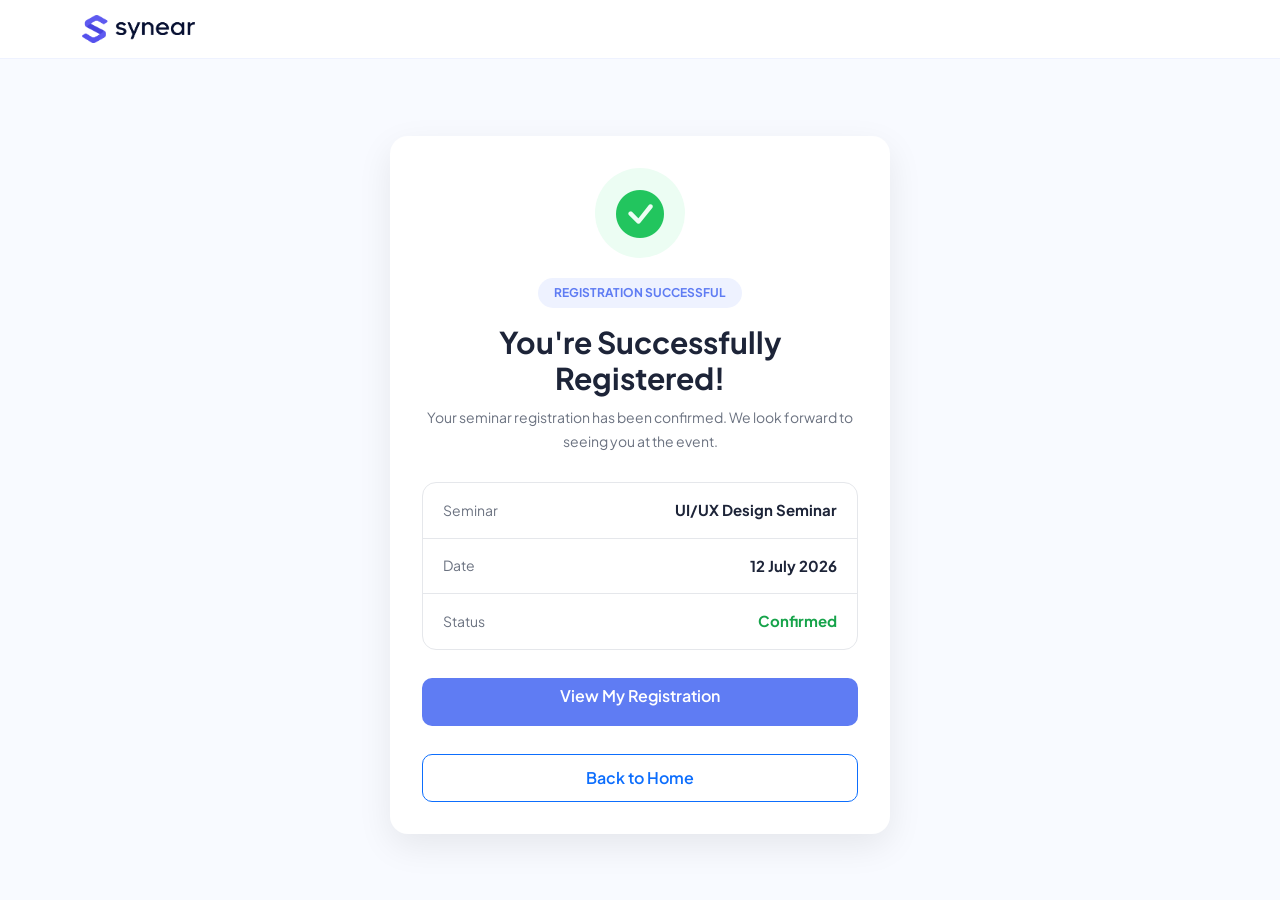
<file: pages/regis-success.html>
<!DOCTYPE html>
<html lang="en">
<head>
    <meta charset="UTF-8">
    <meta name="viewport" content="width=device-width, initial-scale=1.0">
    <title>Registration Successful | Synear</title>
    <link rel="icon" type="image/png" href="../asset/logo3.png">
    <link rel="preconnect" href="https://fonts.googleapis.com">
    <link rel="preconnect" href="https://fonts.gstatic.com" crossorigin>
    <link href="https://fonts.googleapis.com/css2?family=Plus+Jakarta+Sans:wght@300;400;500;600;700;800&display=swap" rel="stylesheet">
    <link href="https://cdn.jsdelivr.net/npm/bootstrap@5.3.7/dist/css/bootstrap.min.css" rel="stylesheet">
    <link rel="stylesheet" href="https://cdn.jsdelivr.net/npm/bootstrap-icons@1.13.1/font/bootstrap-icons.min.css">
    <link rel="stylesheet" href="../css/style.css">
    <link rel="stylesheet" href="../css/regis-success.css">
</head>
<body>
    <nav class="navbar navbar-expand-lg fixed-top">
        <div class="container">
            <a class="navbar-brand" href="index.html">
                <img src="../asset/logo.png" alt="logo" class="logo-full">
            </a>
        </div>
    </nav>

    <section class="success-section">
        <div class="success-card">

            <div class="success-icon">
                <i class="bi bi-check-circle-fill"></i>
            </div>

            <span class="success-badge">
                REGISTRATION SUCCESSFUL
            </span>

            <h2>You're Successfully Registered!</h2>

            <p>
                Your seminar registration has been confirmed. We look forward to seeing you at the event.
            </p>

            <div class="success-info">

                <div class="info-item">
                    <span>Seminar</span>
                    <strong id="seminarTitle">
                        UI/UX Design Seminar
                    </strong>
                </div>

                <div class="info-item">
                    <span>Date</span>
                    <strong id="seminarDate">
                        12 July 2026
                    </strong>
                </div>

                <div class="info-item">
                    <span>Status</span>
                    <strong class="status-success">
                        Confirmed
                    </strong>
                </div>

            </div>

            <div class="d-grid gap-3 mt-4">

                <a id="viewRegistration" href="#" class="btn btn-login-main">
                    View My Registration
                </a>

                <a href="index.html" class="btn btn-outline-primary">
                    Back to Home
                </a>

            </div>

        </div>
    </section>

    <script src="../js/regis-success.js"></script>
    <script src="https://cdn.jsdelivr.net/npm/bootstrap@5.3.7/dist/js/bootstrap.bundle.min.js"></script>
</body>
</html>
</file>
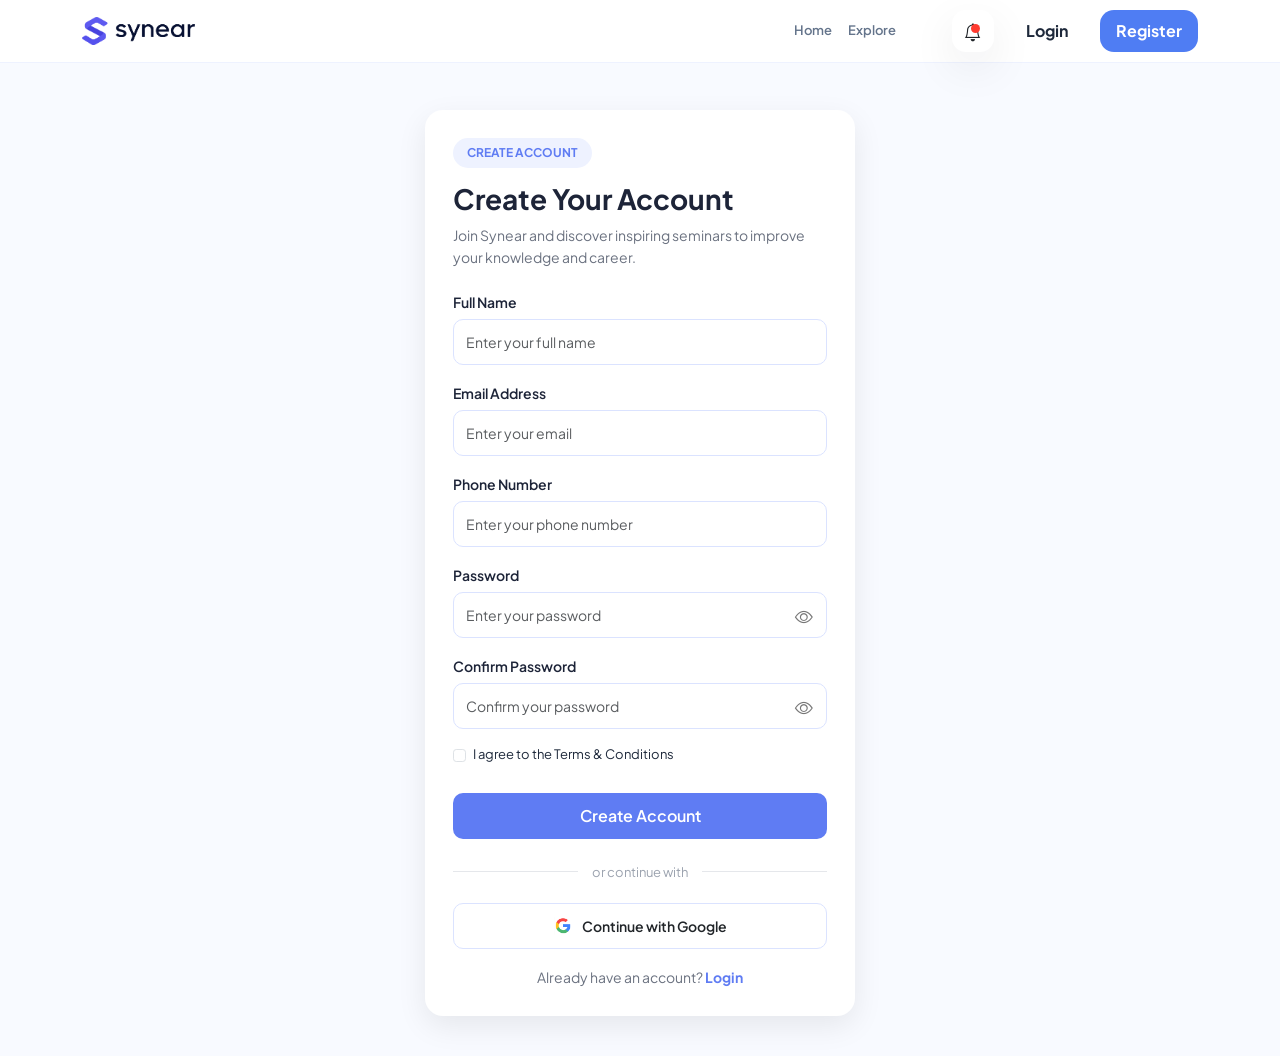
<file: pages/register.html>
<!DOCTYPE html>
<html lang="en">
<head>
    <meta charset="UTF-8">
    <meta name="viewport" content="width=device-width, initial-scale=1.0">
    <title>Register | Synear</title>
    <link rel="icon" type="image/png" href="../asset/logo3.png">
    <link rel="preconnect" href="https://fonts.googleapis.com">
    <link rel="preconnect" href="https://fonts.gstatic.com" crossorigin>
    <link href="https://fonts.googleapis.com/css2?family=Plus+Jakarta+Sans:wght@300;400;500;600;700;800&display=swap" rel="stylesheet">
    <link href="https://cdn.jsdelivr.net/npm/bootstrap@5.3.7/dist/css/bootstrap.min.css" rel="stylesheet">
    <link rel="stylesheet" href="https://cdn.jsdelivr.net/npm/bootstrap-icons@1.13.1/font/bootstrap-icons.min.css">
    <link rel="stylesheet" href="../css/style.css">
    <link rel="stylesheet" href="../css/register.css">
    <link rel="stylesheet" href="../css/notif.css">
</head>
<body>
    <nav class="navbar navbar-expand-lg fixed-top">
        <div class="container">
            <a class="navbar-brand" href="index.html">
                <img src="../asset/logo.png" alt="logo" class="logo-full">
            </a>
            <button class="navbar-toggler border-0 shadow-none" type="button" data-bs-toggle="collapse" data-bs-target="#navbarMenu">
                <span class="navbar-toggler-icon"></span>
            </button>
            <div class="collapse navbar-collapse" id="navbarMenu">
                <ul class="navbar-nav ms-auto me-5">
                    <li class="nav-item">
                        <a class="nav-link" href="index.html">Home</a>
                    </li>
                    <li class="nav-item">
                        <a class="nav-link" href="explore.html">Explore</a>
                    </li>
                </ul>
                <div class="d-flex align-items-center gap-3">
                    <button
                        class="btn btn-icon position-relative"
                        onclick="window.location.href='notif.html'">
                        <i class="bi bi-bell"></i>
                        <span class="notification-dot"></span>
                    </button>
                    <a href="login.html" class="btn btn-login">
                        Login
                    </a>
                    <a href="register.html" class="btn btn-register active-login">
                        Register
                    </a>
                </div>
            </div>
        </div>
    </nav>
    <section class="register-section">
        <div class="register-card">
            <span class="login-badge">
                CREATE ACCOUNT
            </span>
            <h2>Create Your Account</h2>
            <p>
                Join Synear and discover inspiring seminars to improve your knowledge and career.
            </p>
            <form id="registerForm">
                <div class="mb-3">
                    <label class="form-label">Full Name</label>
                    <input type="text" class="form-control" id="fullname" placeholder="Enter your full name">
                </div>
                <div class="mb-3">
                    <label class="form-label">Email Address</label>
                    <input type="email" class="form-control" id="email" placeholder="Enter your email">
                </div>
                <div class="mb-3">
                    <label class="form-label">Phone Number</label>
                    <input type="tel" class="form-control" id="phone" placeholder="Enter your phone number">
                </div>
                <div class="mb-3">
                    <label class="form-label">Password</label>
                    <div class="password-box">
                        <input type="password" class="form-control" id="password" placeholder="Enter your password">
                        <button type="button" class="toggle-password" id="togglePassword">
                            <i class="bi bi-eye"></i>
                        </button>
                    </div>
                </div>
                <div class="mb-3">
                    <label class="form-label">Confirm Password</label>
                    <div class="password-box">
                        <input type="password" class="form-control" id="confirmPassword" placeholder="Confirm your password">
                        <button type="button" class="toggle-password" id="toggleConfirmPassword">
                            <i class="bi bi-eye"></i>
                        </button>
                    </div>
                </div>
                <div class="form-check mb-4">
                    <input class="form-check-input" type="checkbox" id="agree">
                    <label class="form-check-label" for="agree">
                        I agree to the Terms & Conditions
                    </label>
                </div>
                                <button type="submit" class="btn btn-login-main w-100">
                    Create Account
                </button>
                <div class="divider">
                    <span>or continue with</span>
                </div>
                <button type="button" class="btn btn-google w-100">
                    <img src="../asset/google.png" alt="Google">
                    Continue with Google
                </button>
                <div class="register-link">
                    Already have an account?
                    <a href="login.html">Login</a>
                </div>
            </form>
        </div>
    </section>
    <script src="https://cdn.jsdelivr.net/npm/bootstrap@5.3.7/dist/js/bootstrap.bundle.min.js"></script>
    <script src="../js/register.js"></script>
    <script src="../js/auth.js"></script>
</body>
</html>
</file>
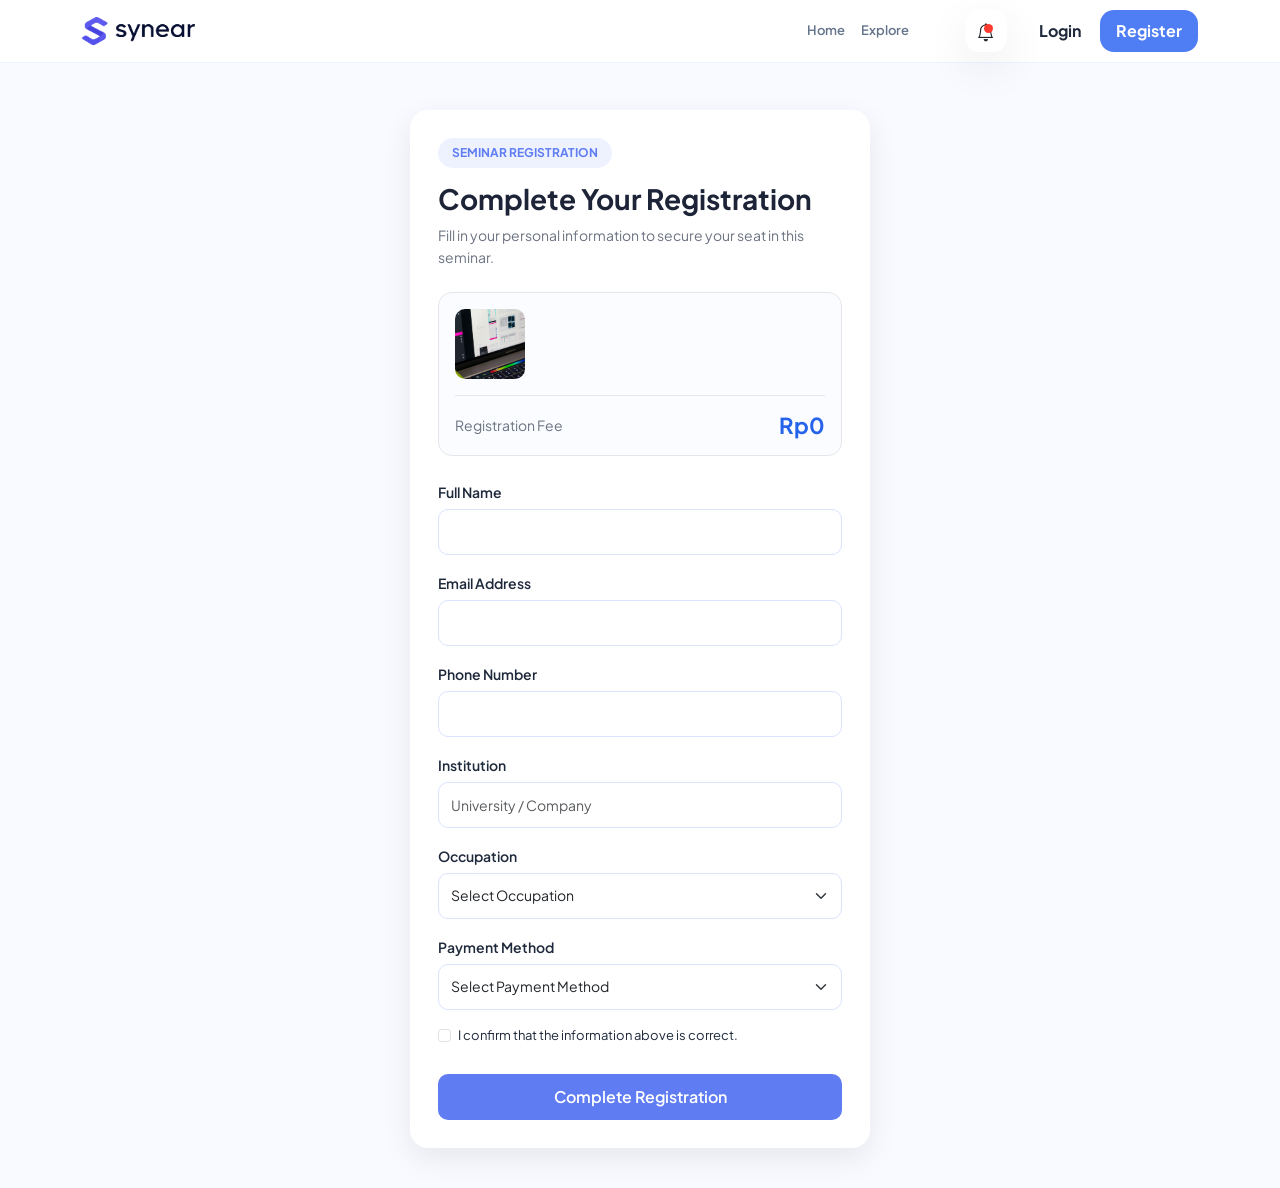
<file: pages/registrasi.html>
<!DOCTYPE html>
<html lang="en">
<head>
    <meta charset="UTF-8">
    <meta name="viewport" content="width=device-width, initial-scale=1.0">
    <title>Seminar Registration | Synear</title>
    <link rel="icon" type="image/png" href="../asset/logo3.png">
    <link rel="preconnect" href="https://fonts.googleapis.com">
    <link rel="preconnect" href="https://fonts.gstatic.com" crossorigin>
    <link href="https://fonts.googleapis.com/css2?family=Plus+Jakarta+Sans:wght@300;400;500;600;700;800&display=swap" rel="stylesheet">
    <link href="https://cdn.jsdelivr.net/npm/bootstrap@5.3.7/dist/css/bootstrap.min.css" rel="stylesheet">
    <link rel="stylesheet" href="https://cdn.jsdelivr.net/npm/bootstrap-icons@1.13.1/font/bootstrap-icons.min.css">
    <link rel="stylesheet" href="../css/style.css">
    <link rel="stylesheet" href="../css/registrasi.css">
</head>
<body>
    <nav class="navbar navbar-expand-lg fixed-top">
        <div class="container">
            <a class="navbar-brand" href="index.html">
                <img src="../asset/logo.png" alt="logo" class="logo-full">
            </a>
            <button class="navbar-toggler border-0 shadow-none" type="button" data-bs-toggle="collapse" data-bs-target="#navbarMenu">
                <span class="navbar-toggler-icon"></span>
            </button>
            <div class="collapse navbar-collapse" id="navbarMenu">
                <ul class="navbar-nav ms-auto me-5">
                    <li class="nav-item">
                        <a class="nav-link" href="index.html">Home</a>
                    </li>
                    <li class="nav-item">
                        <a class="nav-link" href="explore.html">Explore</a>
                    </li>
                </ul>
                <div class="d-flex align-items-center gap-3">
                    <button
                        class="btn btn-icon position-relative"
                        onclick="window.location.href='notif.html'">
                        <i class="bi bi-bell"></i>
                        <span class="notification-dot"></span>
                    </button>
                    <div id="authArea">
                        <a href="login.html" class="btn btn-login">Login</a>
                        <a href="register.html" class="btn btn-register">Register</a>
                    </div>
                </div>
            </div>
        </div>
    </nav>

    <section class="registration-section">
        <div class="registration-card">

            <span class="login-badge">
                SEMINAR REGISTRATION
            </span>
            <h2>Complete Your Registration</h2>
            <p>
                Fill in your personal information to secure your seat in this seminar.
            </p>
            <div class="seminar-summary">
                <div class="summary-header">
                    <img src="../asset/uiux.jpg" alt="Seminar">
                    <div>
                        <h5 id="seminarTitle">
                            UI/UX Design Seminar
                        </h5>
                        <span id="seminarDate">
                            12 July 2026
                        </span>
                    </div>
                </div>
                <div class="summary-price">
                    <span>Registration Fee</span>
                    <h4 id="seminarPrice">
                        FREE
                    </h4>
                </div>
            </div>
            <form id="registrationForm">
                <div class="mb-3">
                    <label class="form-label">Full Name</label>
                    <input type="text" class="form-control" id="fullname">
                </div>
                <div class="mb-3">
                    <label class="form-label">Email Address</label>
                    <input type="email" class="form-control" id="email">
                </div>
                <div class="mb-3">
                    <label class="form-label">Phone Number</label>
                    <input type="tel" class="form-control" id="phone">
                </div>
                <div class="mb-3">
                    <label class="form-label">Institution</label>
                    <input type="text" class="form-control" id="institution" placeholder="University / Company">
                </div>

                <div class="mb-3">
                    <label class="form-label">Occupation</label>
                    <select class="form-select" id="occupation">
                        <option value="">Select Occupation</option>
                        <option>Student</option>
                        <option>University Student</option>
                        <option>Teacher</option>
                        <option>Employee</option>
                        <option>Entrepreneur</option>
                        <option>Freelancer</option>
                    </select>
                </div>

                <div id="paymentSection">
                                        <div class="mb-3">
                        <label class="form-label">Payment Method</label>
                        <select class="form-select" id="paymentMethod">
                            <option value="">Select Payment Method</option>
                            <option>QRIS</option>
                            <option>GoPay</option>
                            <option>DANA</option>
                            <option>OVO</option>
                            <option>Bank Transfer</option>
                        </select>
                    </div>
                </div>

                <div class="form-check mb-4">
                    <input class="form-check-input" type="checkbox" id="agree">
                    <label class="form-check-label" for="agree">
                        I confirm that the information above is correct.
                    </label>
                </div>

                <button type="submit" class="btn btn-login-main w-100">
                    Complete Registration
                </button>

            </form>

        </div>

    </section>

    <script src="../js/auth.js"></script>
    <script src="../js/registrasi.js"></script>
    <script src="https://cdn.jsdelivr.net/npm/bootstrap@5.3.7/dist/js/bootstrap.bundle.min.js"></script>
</body>
</html>
</file>
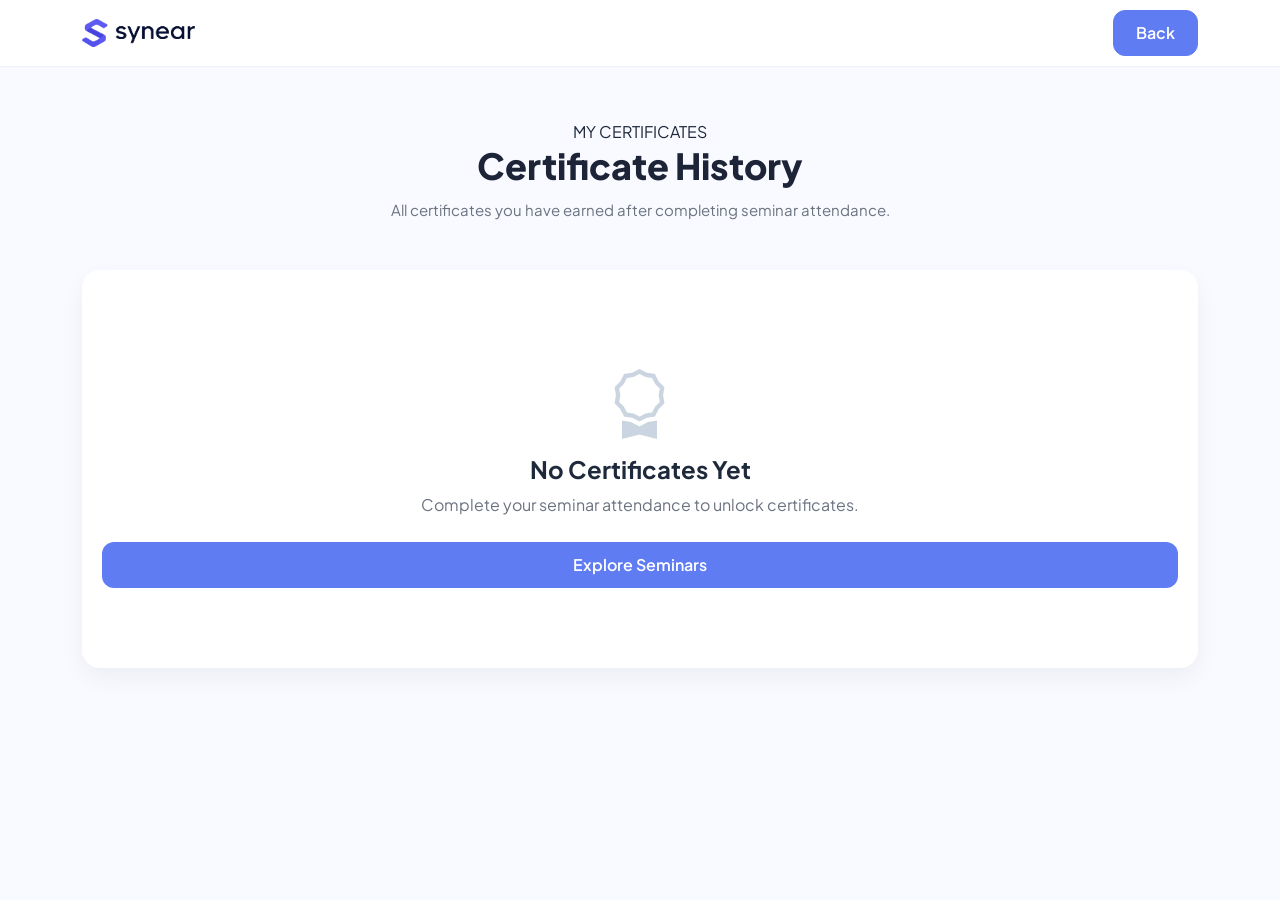
<file: pages/sertifikat.html>
<!DOCTYPE html>
<html lang="en">
<head>
    <meta charset="UTF-8">
    <meta name="viewport" content="width=device-width, initial-scale=1.0">
    <title>Certificates | Synear</title>
    <link rel="icon" type="image/png" href="../asset/logo3.png">
    <link rel="preconnect" href="https://fonts.googleapis.com">
    <link rel="preconnect" href="https://fonts.gstatic.com" crossorigin>
    <link href="https://fonts.googleapis.com/css2?family=Plus+Jakarta+Sans:wght@300;400;500;600;700;800&display=swap" rel="stylesheet">
    <link href="https://cdn.jsdelivr.net/npm/bootstrap@5.3.7/dist/css/bootstrap.min.css" rel="stylesheet">
    <link rel="stylesheet" href="https://cdn.jsdelivr.net/npm/bootstrap-icons@1.13.1/font/bootstrap-icons.min.css">
    <link rel="stylesheet" href="../css/style.css">
    <link rel="stylesheet" href="../css/sertifikat.css">
</head>
<body>
    <nav class="navbar navbar-expand-lg fixed-top">
        <div class="container">
            <a class="navbar-brand" href="index.html">
                <img src="../asset/logo.png" class="logo-full" alt="Synear">
            </a>
            <a href="index.html" class="btn btn-outline-primary">
                Back
            </a>
        </div>
    </nav>
    <section class="sertifikat-section">
        <div class="container">
            <div class="section-title text-center mb-5">
                <span class="login-badge">MY CERTIFICATES</span>
                <h2>Certificate History</h2>
                <p>All certificates you have earned after completing seminar attendance.</p>
            </div>
            <div id="certificateList">
                <!-- Certificate Card -->
                <div class="certificate-item">
                    <div class="certificate-left">
                        <div class="certificate-icon">
                            <i class="bi bi-award-fill"></i>
                        </div>
                        <div>
                            <h5>UI/UX Design Seminar</h5>
                            <span>12 July 2026</span>
                        </div>
                    </div>
                    <a href="sertifikat-detail.html" class="btn btn-login-main">
                        View Certificate
                    </a>
                </div>
            </div>
        </div>
    </section>
    <script src="../js/sertifikat.js"></script>
    <script src="https://cdn.jsdelivr.net/npm/bootstrap@5.3.7/dist/js/bootstrap.bundle.min.js"></script>
</body>
</html>
</file>
<file: css/style.css>
/* ==========================================
   GOOGLE FONT & RESET
========================================== */

*{
    margin:0;
    padding:0;
    box-sizing:border-box;
    scroll-behavior:smooth;
}

:root{
    --primary:#4F7DF3;
    --primary-dark:#2F5FE3;
    --secondary:#EEF4FF;
    --background:#FAFBFF;
    --white:#FFFFFF;
    --text:#1E293B;
    --text-light:#64748B;
    --border:#E8EDF7;
    --shadow:0 15px 45px rgba(15,23,42,.08);
    --radius:24px;
    --transition:.35s ease;
}

body{
    font-family:"Plus Jakarta Sans",sans-serif;
    background:var(--background);
    color:var(--text);
    overflow-x:hidden;
}

img{
    width:100%;
    display:block;
}

a{
    text-decoration:none;
}

button{
    border:none;
    outline:none;
}

section{
    padding:50px  0;
}

.container{
    max-width:1140px;
}

/* ==========================================
   NAVBAR
========================================== */

.navbar{
    padding:10px 0;
    transition:.35s;
    background:rgba(255,255,255,.9);
    backdrop-filter:blur(20px);
    -webkit-backdrop-filter:blur(20px);
    border-bottom:1px solid #EEF2FF;
}

.navbar-brand{
    font-size:28px;
    font-weight:800;
    color:var(--text);
}

.logo-full{
    height:28px;
    width:auto;
    object-fit:contain;
}

.nav-link{
    font-size:13px;
    font-weight:600;
    color:var(--text-light)!important;
    transition:var(--transition);
}

.nav-link:hover,
.nav-link.active{
    color:var(--primary)!important;
}

.btn-icon{
    width:42px;
    height:42px;
    border-radius:14px;
    background:#fff;
    box-shadow:var(--shadow);
    display:flex;
    justify-content:center;
    align-items:center;
    font-size:18px;
    transition:var(--transition);
}

.btn-icon:hover{
    transform:translateY(-3px);
}

.notification-dot{
    width:9px;
    height:9px;
    background:#ff3b30;
    border-radius:50%;
    position:absolute;
    top:13px;
    right:13px;
}

.btn-login{
    color:var(--text);
    font-weight:700;
    padding:8px 15px;
}

.btn-register{
    background:var(--primary);
    color:#fff;
    padding:8px 15px;
    border-radius:14px;
    font-weight:700;
    transition:var(--transition);
}

.btn-register:hover{
    background:var(--primary-dark);
    color:#fff;
    transform:translateY(-3px);
}

/*==========================================
PROFILE NAVBAR
==========================================*/
.profile-btn{
    display:flex;
    align-items:center;
    gap:10px;
    border:none;
    background:transparent;
    padding:0;
    font-weight:600;
    color:#1d2438;
}

.profile-btn:hover{
    background:transparent;
}

.profile-avatar{
    width:42px;
    height:42px;
    border-radius:50%;
    background:#5f7cf3;
    color:#fff;
    display:flex;
    justify-content:center;
    align-items:center;
    font-weight:700;
    font-size:16px;
}

.dropdown-menu{
    min-width:220px;
    border:none;
    border-radius:14px;
    padding:10px;
    box-shadow:0 12px 30px rgba(0,0,0,.08);
}

.dropdown-item{
    display:flex;
    align-items:center;
    gap:10px;
    padding:10px 14px;
    border-radius:10px;
    transition:.3s;
}

.dropdown-item:hover{
    background:#f3f6ff;
}

.dropdown-item i{
    width:20px;
    color:#5f7cf3;
}

/* ==========================================
   HERO
========================================== */

.hero-section{
    padding-top:120px;
    position:relative;
    overflow:hidden;
}

.hero-section::before{
    content:"";
    width:650px;
    height:650px;
    background:#dce8ff;
    filter:blur(150px);
    border-radius:50%;
    position:absolute;
    right:-220px;
    top:-180px;
    z-index:-1;
}

.hero-badge{
    display:inline-flex;
    align-items:center;
    gap:8px;
    background:#EDF4FF;
    color:var(--primary);
    padding:10px 18px;
    border-radius:50px;
    font-size:14px;
    font-weight:700;
    margin-bottom:22px;
}

.hero-title{
    font-size:54px;
    line-height:1.15;
    font-weight:800;
    margin-bottom:24px;
}

.hero-title span{
    color:var(--primary);
}

.hero-description{
    max-width:560px;
    color:var(--text-light);
    line-height:1.9;
    font-size:15px;
    margin-bottom:40px;
}

.hero-buttons{
    display:flex;
    gap:18px;
    margin-bottom:50px;
}

.btn-primary-custom{
    background:var(--primary);
    color:#fff;
    padding:8px 28px;
    border-radius:14px;
    font-size:15px;
    font-weight:600;
    height:38px;
    transition:var(--transition);
}

.btn-primary-custom:hover{
    background:var(--primary-dark);
    color:#fff;
    transform:translateY(-2px);
}

.hero-statistics{
    display:flex;
    gap:22px;
}
/* ==========================================
   SEARCH SECTION
========================================== */

.search-section{
    margin-top:-70px;
    position:relative;
    z-index:10;
}
/* ==========================================
   FLOATING ANIMATION
========================================== */

@keyframes floating{
    0%{
        transform:translateY(0);
    }
    50%{
        transform:translateY(-10px);
    }
    100%{
        transform:translateY(0);
    }
}

/* ==========================================
   SECTION TITLE
========================================== */

.section-heading{
    margin-bottom:50px;
    text-align:center;
}

.section-subtitle{
    display:inline-flex;
    align-items:center;
    padding:10px 18px;
    background:var(--secondary);
    color:var(--primary);
    border-radius:50px;
    font-size:14px;
    font-weight:700;
    margin-bottom:16px;
}

.section-heading h2{
    max-width:900px;
    margin:0 auto;
    font-size:42px;
    font-weight:800;
    color:var(--text);
    margin-bottom:14px;
}

.section-heading p{
    max-width:700px;
    margin:20px auto 0;
    color:var(--text-light);
    line-height:1.8;
}

/* ==========================================
   FEATURED EVENT
========================================== */

.featured-section{
    padding:110px 0;
}

.featured-card:hover{
    transform:translateY(-8px);
    box-shadow:0 20px 45px rgba(0,0,0,.08);
}

.featured-event{
    background:#fff;
    padding:28px;
    border-radius:24px;
    box-shadow:var(--shadow);
    max-width:1080px;
    margin:auto;
    transition:.35s ease;
}

.featured-event:hover{
    transform:translateY(-6px);
    box-shadow:0 20px 45px rgba(0,0,0,.08);
}

.featured-image{
    overflow:hidden;
    border-radius:28px;
}

.featured-image img{
    height:380px;
    object-fit:cover;
    transition:.4s;
    border-radius:20px;
}

.featured-image:hover img{
    transform:scale(1.05);
}

.featured-badge{
    display:inline-flex;
    align-items:center;
    gap:8px;
    background:#fff5e9;
    color:#ff9800;
    padding:10px 18px;
    border-radius:50px;
    font-size:14px;
    font-weight:700;
    margin-bottom:20px;
}

.featured-title{
    font-size:34px;
    font-weight:800;
    line-height:1.2;
    margin-bottom:18px;
}

.featured-description{
    color:var(--text-light);
    line-height:1.7;
    font-size:15px;
    margin-bottom:24px;
}

.featured-information{
    display:flex;
    flex-direction:column;
    gap:18px;
    margin-bottom:35px;
}

.featured-item{
    display:flex;
    align-items:center;
    gap:16px;
}

.featured-item i{
    width:42px;
    height:42px;
    border-radius:16px;
    background:var(--secondary);
    color:var(--primary);
    display:flex;
    justify-content:center;
    align-items:center;
    font-size:18px;
}

.featured-item small{
    display:block;
    color:var(--text-light);
    margin-bottom:3px;
}

.featured-item p{
    margin:0;
    font-weight:700;
}

.featured-footer{
    display:flex;
    justify-content:space-between;
    align-items:center;
}

.featured-footer small{
    color:var(--text-light);
}

.featured-footer h3{
    font-size:28px;
    font-weight:800;
    color:var(--primary);
    margin-top:1px;
}

/* ==========================================
   TRENDING
========================================== */

.trending-section{
    padding:70px 0;
}

.trendingSwiper{
    overflow:hidden;
    padding-bottom:60px;
}

.seminar-card{
    background:#fff;
    border-radius:28px;
    overflow:hidden;
    box-shadow:var(--shadow);
    transition:.35s;
}

.seminar-card:hover{
    transform:translateY(1px);
}

.seminar-image{
    position:relative;
    overflow:hidden;
}

.seminar-image img{
    width:100%;
    height:260px;
    object-fit:cover;
    transition:.4s;
}

.seminar-card:hover img{
    transform:scale(1.08);
}

.seminar-badge{
    position:absolute;
    top:18px;
    left:18px;
    background:#4F7DF3;
    color:#fff;
    padding:8px 16px;
    border-radius:50px;
    font-size:13px;
    font-weight:700;
}

.wishlist-btn{
    width:46px;
    height:46px;
    border:none;
    border-radius:50%;
    background:#fff;
    position:absolute;
    top:18px;
    right:18px;
    display:flex;
    justify-content:center;
    align-items:center;
    box-shadow:0 10px 30px rgba(0,0,0,.08);
    transition:.3s;
}

.wishlist-btn:hover{
    background:var(--primary);
    color:#fff;
}

.seminar-content{
    padding:20px;
}

.seminar-category{
    display:inline-block;
    color:var(--primary);
    background:var(--secondary);
    padding:8px 14px;
    border-radius:50px;
    font-size:13px;
    font-weight:700;
    margin-bottom:16px;
}

.seminar-content h4{
    font-size:24px;
    font-weight:700;
    margin-bottom:14px;
}

.seminar-content p{
    color:var(--text-light);
    line-height:1.8;
    margin-bottom:22px;
}

.seminar-meta{
    display:flex;
    justify-content:space-between;
    margin-bottom:24px;
    color:var(--text-light);
    font-size:14px;
}

.seminar-meta span{
    display:flex;
    align-items:center;
    gap:8px;
}

.seminar-footer{
    display:flex;
    justify-content:space-between;
    align-items:center;
}

.seminar-footer h5{
    margin:0;
    font-size:28px;
    font-weight:800;
    color:var(--primary);
}

.swiper-pagination-bullet{
    width:10px;
    height:10px;
    opacity:.5;
}

.swiper-pagination-bullet-active{
    width:30px;
    border-radius:20px;
    background:var(--primary);
    opacity:1;
}

/* ==========================================
   TESTIMONIAL
========================================== */

.testimonial-section{
    padding:110px 0;
}

.testimonial-card{
    background:#fff;
    border-radius:28px;
    padding:30px;
    box-shadow:var(--shadow);
    transition:.35s;
    height:100%;
    transition:.35s ease;
}

.testimonial-card:hover{
    transform:translateY(-8px);
    box-shadow:0 18px 40px rgba(0,0,0,.08);
}

.testimonial-profile{
    display:flex;
    align-items:center;
    gap:16px;
    margin-bottom:24px;
}

.testimonial-profile img{
    width:70px;
    height:70px;
    border-radius:50%;
    object-fit:cover;
}

.testimonial-profile h5{
    margin:0;
    font-size:20px;
    font-weight:700;
}

.testimonial-profile span{
    color:var(--text-light);
    font-size:14px;
}

.testimonial-text{
    color:var(--text-light);
    line-height:1.9;
    margin-bottom:24px;
}

.testimonial-rating{
    display:flex;
    gap:6px;
    color:#ffc107;
    font-size:18px;
}

/* ==========================================
   CTA
========================================== */
.cta-box{
    transition:.35s ease;
}

.cta-section:hover{
    box-shadow:0 25px 55px rgba(91,124,255,.25);
}
.cta-section{
    padding-bottom:110px;
    transition:.35s ease;
}

.cta-wrapper{
    background:linear-gradient(135deg,#4F7DF3,#6D9EFF);
    border-radius:36px;
    padding:70px;
    color:#fff;
    position:relative;
    overflow:hidden;
    transition:.35s ease;
}

.cta-wrapper::before{
    content:"";
    width:420px;
    height:420px;
    border-radius:50%;
    background:rgba(255,255,255,.08);
    position:absolute;
    top:-180px;
    right:-120px;
}

.cta-wrapper::after{
    content:"";
    width:260px;
    height:260px;
    border-radius:50%;
    background:rgba(255,255,255,.06);
    position:absolute;
    bottom:-120px;
    left:-80px;
}

.cta-wrapper>*{
    position:relative;
    z-index:2;
}

.cta-wrapper .section-subtitle{
    background:rgba(255,255,255,.18);
    color:#fff;
}

.cta-wrapper h2{
    font-size:48px;
    font-weight:800;
    margin:20px 0;
}

.cta-wrapper p{
    max-width:600px;
    opacity:.9;
    line-height:1.8;
}

.cta-wrapper .btn-primary-custom{
    background:#fff;
    color:var(--primary);
}

.cta-wrapper .btn-primary-custom:hover{
    background:#eef3ff;
    color:var(--primary-dark);
}

/* ==========================================
   FOOTER
========================================== */

.footer{
    background:#0F172A;
    color:#CBD5E1;
    padding:90px 0 30px;
}

/*==========================================
FOOTER LOGO
==========================================*/
.footer-logo{
    display:flex;
    align-items:center;
    gap:16px;
    margin-bottom:24px;
}

.footer-logo img{
    width:145px;
    height:auto;
    display:block;
}

.footer-description{
    line-height:1.9;
    margin-bottom:30px;
}

.footer-social{
    display:flex;
    gap:14px;
}

.footer-social a{
    width:46px;
    height:46px;
    border-radius:16px;
    background:rgba(255,255,255,.08);
    display:flex;
    justify-content:center;
    align-items:center;
    color:#fff;
    transition:.3s;
}

.footer-social a:hover{
    background:var(--primary);
}

.footer h5{
    color:#fff;
    margin-bottom:24px;
    font-weight:700;
}

.footer-menu{
    list-style:none;
    padding:0;
    margin:0;
}

.footer-menu li{
    margin-bottom:16px;
}

.footer-menu a{
    color:#CBD5E1;
    transition:.3s;
}

.footer-menu a:hover{
    color:#fff;
    padding-left:6px;
}

.newsletter-box{
    display:flex;
    gap:12px;
    margin-top:20px;
}

.newsletter-box input{
    height:56px;
    border:none;
    border-radius:16px;
}

.newsletter-box button{
    white-space:nowrap;
}

.footer hr{
    border-color:rgba(255,255,255,.08);
    margin:60px 0 30px;
}

.footer-bottom{
    color:#94A3B8;
    font-size:14px;
}

.footer-bottom p{
    margin:0;
}

/* ==========================================
   RESPONSIVE
========================================== */

@media(max-width:991px){

    .hero-section{
        padding-top:140px;
        text-align:center;
    }

    .hero-title{
        font-size:46px;
    }

    .hero-description{
        margin:auto auto 40px;
    }

    .hero-buttons{
        justify-content:center;
        flex-wrap:wrap;
    }

    .hero-statistics{
        justify-content:center;
        flex-wrap:wrap;
    }

    .hero-dashboard{
        width:100%;
        margin-top:60px;
    }

    .floating-card{
        display:none;
    }

    .search-section{
        margin-top:60px;
    }

    .featured-footer{
        flex-direction:column;
        align-items:flex-start;
        gap:24px;
    }

    .cta-wrapper{
        padding:50px 35px;
        text-align:center;
    }

    .cta-wrapper h2{
        font-size:36px;
    }

}

@media(max-width:768px){

    section{
        padding:80px 0;
    }

    .navbar{
        padding:14px 0;
    }

    .hero-title{
        font-size:38px;
    }

    .section-heading h2{
        font-size:32px;
    }

    .featured-title{
        font-size:34px;
    }

    .featured-event{
        padding:24px;
    }

    .search-box{
        padding:22px;
        transition:.35s ease;
    }

    .search-box:hover{
    transform:translateY(-5px);
    box-shadow:0 18px 40px rgba(0,0,0,.08);
}

    .newsletter-box{
        flex-direction:column;
    }

    .footer-bottom{
        text-align:center;
        justify-content:center!important;
        gap:10px;
    }

}
.hero-illustration{
    position:relative;
    display:flex;
    justify-content:center;
    align-items:flex-start;
    min-height:520px;
    padding-top:10px;
}

.hero-vector{
    width:100%;
    max-width:400px;
    animation:float 5s ease-in-out infinite;
    position:relative;
    z-index:2;
    transform:translateY(-200px);
}

.hero-blob{
    width:520px;
    height:520px;
    background:#EAF1FF;
    border-radius:45% 55% 60% 40%;
    position:absolute;
    animation:blob 10s ease-in-out infinite;
    z-index:1;
}

.floating-circle{
    width:55px;
    height:55px;
    background:#5B7CFA;
    border-radius:50%;
    position:absolute;
    top:40px;
    right:20px;
    animation:float 4s ease-in-out infinite;
}

.floating-square{
    width:30px;
    height:30px;
    border:5px solid #5B7CFA;
    border-radius:10px;
    position:absolute;
    bottom:80px;
    left:40px;
    animation:rotate 10s linear infinite;
}

.dot-pattern{
    width:150px;
    height:150px;
    background-image:radial-gradient(#C8D6FF 2px,transparent 2px);
    background-size:18px 18px;
    position:absolute;
    left:20px;
    top:90px;
}
@keyframes float{
    0%{
        transform:translateY(0px);
    }
    50%{
        transform:translateY(-12px);
    }
    100%{
        transform:translateY(0px);
    }
}

@keyframes blob{
    0%{
        border-radius:45% 55% 60% 40%;
    }
    50%{
        border-radius:60% 40% 45% 55%;
    }
    100%{
        border-radius:45% 55% 60% 40%;
    }
}

@keyframes rotate{
    from{
        transform:rotate(0deg);
    }
    to{
        transform:rotate(360deg);
    }
}
.upcoming-card{
    display:flex;
    flex-direction:column;
    width:100%;
    height:100%;
    transition:.35s ease;
}
.upcoming-card:hover{
    transform:translateY(-8px);
    box-shadow:0 18px 40px rgba(0,0,0,.08);
}
.upcoming-content{
    display:flex;
    flex-direction:column;
    flex:1;
    padding:10px;
}
.seminar-meta{
    margin-top:auto;
}

.profile-btn{
    display:flex;
    align-items:center;
    gap:12px;
    border:none;
    background:transparent;
    font-weight:600;
    color:#1d2438;
}

.profile-btn:hover{
    color:#5f7cf3;
}

.profile-avatar{
    width:38px;
    height:38px;
    border-radius:50%;
    background:#5f7cf3;
    color:#fff;
    display:flex;
    justify-content:center;
    align-items:center;
    font-weight:700;
    font-size:15px;
}

.dropdown-menu{
    border:none;
    border-radius:14px;
    padding:8px;
    box-shadow:0 15px 35px rgba(0,0,0,.08);
}

.dropdown-item{
    border-radius:10px;
    padding:10px 15px;
    display:flex;
    align-items:center;
    gap:10px;
}

.dropdown-item:hover{
    background:#eef2ff;
}

/*==========================================
NAVBAR SEARCH
==========================================*/
.search-box{
    width:260px;
    height:46px;
    display:flex;
    align-items:center;
    background:#fff;
    border:1px solid #e5e7eb;
    border-radius:50px;
    overflow:hidden;
}

.search-box input{
    flex:1;
    border:none;
    outline:none;
    padding:0 18px;
    font-size:14px;
    background:transparent;
}

.search-box button{
    width:48px;
    height:46px;
    border:none;
    background:none;
    color:#5f7cf3;
    transition:.3s;
}

.search-box button:hover{
    background:#eef2ff;
}
</file>
<file: css/login.css>
/*==========================================
LOGIN SECTION
==========================================*/
.login-section{
    min-height:100vh;
    display:flex;
    justify-content:center;
    align-items:center;
    padding:90px 0 40px;
    background:#f8faff;
}

.login-card{
    width:100%;
    max-width:390px;
    margin:auto;
    background:#fff;
    padding:25px;
    border-radius:16px;
    box-shadow:0 8px 25px rgba(0,0,0,.08);
}

.login-badge{
    display:inline-block;
    padding:6px 16px;
    border-radius:30px;
    background:#eef2ff;
    color:#5f7cf3;
    font-size:12px;
    font-weight:700;
    margin-bottom:15px;
}

.login-card h2{
    font-size:26px;
    font-weight:700;
    color:#1d2438;
    margin-bottom:8px;
}

.login-card p{
    color:#6b7280;
    font-size:14px;
    margin-bottom:20px;
}

.form-label{
    font-size: 14px;
    font-weight:600;
    margin-bottom:6px;
}

.form-control{
    height:44px;
    border-radius:10px;
    border:1px solid #dbe3ff;
    box-shadow:none;
    font-size: 14px;
}

.form-control:focus{
    border-color:#5f7cf3;
}

.password-box{
    position:relative;
}

.toggle-password{
    position:absolute;
    top:50%;
    right:15px;
    transform:translateY(-50%);
    background:none;
    border:none;
    color:#777;
}

.login-option{
    display:flex;
    justify-content:space-between;
    align-items:center;
    margin:18px 0 25px;
    font-size:14px;
}

.forgot-link{
    color:#5f7cf3;
    text-decoration:none;
}

.btn-login-main{
    height:50px;
    border:none;
    border-radius:12px;
    background:#5f7cf3;
    color:#fff;
    font-weight:600;
    transition:.3s;
}

.btn-login-main:hover{
    background:#4c69eb;
}

.divider{
    text-align:center;
    margin:24px 0;
    position:relative;
}

.divider::before{
    content:"";
    position:absolute;
    width:100%;
    height:1px;
    background:#e5e7eb;
    left:0;
    top:50%;
}

.divider span{
    position:relative;
    background:#fff;
    padding:0 15px;
    color:#888;
    font-size:14px;
}

.btn-google{
    height:50px;
    border:1px solid #dbe3ff;
    border-radius:12px;
    display:flex;
    justify-content:center;
    align-items:center;
    gap:10px;
    background:#fff;
    font-weight:600;
}

.btn-google img{
    width:20px;
}

.register-link{
    text-align:center;
    margin-top:22px;
    font-size:14px;
}

.register-link a{
    color:#5f7cf3;
    font-weight:700;
    text-decoration:none;
}

@media(max-width:576px){
    .login-card{
        padding:28px 22px;
    }

    .login-card h2{
        font-size:26px;
    }
}
</file>
<file: css/notif.css>
/*==========================================
NOTIFICATION
==========================================*/
.notification-section{
    min-height:100vh;
    padding:120px 0 70px;
    background:#f7f9ff;
}

.section-title{
    text-align:center;
    margin-bottom:40px;
}

.section-title h2{
    font-size:38px;
    font-weight:800;
    color:#1d2438;
    margin-bottom:10px;
}

.section-title p{
    font-size:16px;
    color:#6b7280;
}

#notificationList{
    max-width:850px;
    margin:0 auto;
}

.notification-card{
    display:flex;
    align-items:flex-start;
    gap:18px;
    background:#fff;
    border-radius:18px;
    padding:20px 22px;
    margin-bottom:18px;
    box-shadow:0 8px 25px rgba(0,0,0,.06);
    transition:.3s;
}

.notification-card:hover{
    transform:translateY(-3px);
    box-shadow:0 12px 28px rgba(0,0,0,.1);
}

.notification-icon{
    width:56px;
    height:56px;
    min-width:56px;
    border-radius:50%;
    display:flex;
    align-items:center;
    justify-content:center;
}

.notification-icon i{
    font-size:22px;
}

.notification-content{
    flex:1;
}

.notification-content h5{
    font-size:20px;
    font-weight:700;
    color:#1d2438;
    margin-bottom:6px;
}

.notification-content p{
    font-size:15px;
    color:#6b7280;
    line-height:1.6;
    margin-bottom:8px;
}

.notification-time{
    font-size:13px;
    color:#94a3b8;
}

/*==========================================
ICON COLOR
==========================================*/
.notification-icon.success{
    background:#dcfce7;
    color:#16a34a;
}

.notification-icon.info{
    background:#dbeafe;
    color:#2563eb;
}

.notification-icon.warning{
    background:#fef3c7;
    color:#d97706;
}

.notification-icon.certificate{
    background:#ede9fe;
    color:#7c3aed;
}

.btn-outline-primary{
    background:#5f7cf3;
    border:1px solid #5f7cf3;
    color:#fff;
    border-radius:12px;
    padding:10px 22px;
    font-weight:600;
    transition:.3s;
}

.btn-outline-primary:hover{
    background:#4968ef;
    border-color:#4968ef;
    color:#fff;
}

/*==========================================
RESPONSIVE
==========================================*/
@media(max-width:768px){

    .notification-section{
        padding:100px 15px 50px;
    }

    .section-title h2{
        font-size:28px;
    }

    .section-title p{
        font-size:14px;
    }

    .notification-card{
        padding:16px;
        gap:14px;
    }

    .notification-icon{
        width:48px;
        height:48px;
        min-width:48px;
    }

    .notification-icon i{
        font-size:18px;
    }

    .notification-content h5{
        font-size:17px;
    }

    .notification-content p{
        font-size:14px;
    }

    .notification-time{
        font-size:12px;
    }

}
</file>
<file: css/my-registration.css>
/*==========================================
MY REGISTRATION
==========================================*/
.registration-list-section{
    min-height:100vh;
    padding:120px 20px 60px;
    background:#f8faff;
}

.section-title{
    text-align:center;
    margin-bottom:45px;
}

.section-title h2{
    font-size:42px;
    font-weight:800;
    color:#1d2438;
    margin-bottom:12px;
}

.section-title p{
    font-size:16px;
    color:#6b7280;
}

/*==========================================
CARD
==========================================*/
.registration-card{
    max-width:1050px;
    margin:0 auto 32px;
    background:#fff;
    border-radius:20px;
    overflow:hidden;
    display:grid;
    grid-template-columns:340px 1fr;
    box-shadow:0 12px 35px rgba(0,0,0,.08);
    transition:.3s;
}

.registration-card:hover{
    transform:translateY(-5px);
    box-shadow:0 20px 45px rgba(0,0,0,.12);
}

/*==========================================
IMAGE
==========================================*/
.registration-image{
    width:100%;
    height:100%;
}

.registration-image img{
    width:100%;
    height:100%;
    display:block;
    object-fit:cover;
}

/*==========================================
CONTENT
==========================================*/
.registration-content{
    padding:32px 38px;
    display:flex;
    flex-direction:column;
}

.registration-content h4{
    font-size:24px;
    font-weight:700;
    color:#1d2438;
    margin:18px 0;
    line-height:1.4;
}

.registration-status{
    display:inline-block;
    align-self:flex-start;
    width:auto;
    background:#4b8f59;
    color:#fff;
    padding:6px 14px;
    border-radius:30px;
    font-size:13px;
    font-weight:700;
    margin-bottom:14px;
}

/*==========================================
INFO
==========================================*/
.registration-info{
    display:flex;
    flex-direction:column;
    gap:14px;
    margin-bottom:26px;
}

.registration-info div{
    display:flex;
    align-items:center;
    gap:12px;
    color:#6b7280;
    font-size:15px;
}

.registration-info i{
    color:#5f7cf3;
    font-size:18px;
}

/*==========================================
PRICE
==========================================*/
.registration-price{
    display:flex;
    justify-content:space-between;
    align-items:center;
    border-top:1px solid #ececec;
    border-bottom:1px solid #ececec;
    padding:22px 0;
    margin-bottom:26px;
}

.registration-price span{
    font-size:16px;
    color:#6b7280;
}

.registration-price strong{
    font-size:26px;
    font-weight:700;
    color:#42a154;
}

/*==========================================
BUTTON
==========================================*/
.registration-action{
    display:flex;
    gap:16px;
}

.registration-action .btn{
    flex:1;
    height:50px;
    border-radius:12px;
    font-weight:600;
}

/*==========================================
BACK BUTTON
==========================================*/
.btn-outline-primary{
    background:#5f7cf3;
    border:1px solid #5f7cf3;
    color:#fff;
    border-radius:12px;
    padding:10px 22px;
    font-weight:600;
    transition:.3s;
}

.btn-outline-primary:hover{
    background:#4968ef;
    border-color:#4968ef;
    color:#fff;
}

/*==========================================
RESPONSIVE
==========================================*/
@media(max-width:992px){

    .registration-card{
        grid-template-columns:1fr;
    }

    .registration-image{
        height:240px;
    }

}

@media(max-width:768px){

    .registration-list-section{
        padding:110px 16px 40px;
    }

    .section-title h2{
        font-size:30px;
    }

    .registration-content{
        padding:24px;
    }

    .registration-content h4{
        font-size:22px;
    }

    .registration-price{
        flex-direction:column;
        align-items:flex-start;
        gap:10px;
    }

    .registration-action{
        flex-direction:column;
    }

}
</file>
<file: css/profile.css>
/*==========================================
PROFILE SECTION
==========================================*/
.profile-section{
    min-height:100vh;
    display:flex;
    justify-content:center;
    align-items:center;
    padding:120px 20px 50px;
    background:#f8faff;
}

.profile-card{
    width:100%;
    max-width:520px;
    background:#fff;
    border-radius:20px;
    padding:35px;
    box-shadow:0 12px 35px rgba(0,0,0,.08);
}

.btn-outline-primary{
    background:#5f7cf3;
    border:1px solid #5f7cf3;
    color:#fff;
    border-radius:12px;
    padding:10px 22px;
    font-weight:600;
    transition:.3s;
}

.btn-outline-primary:hover{
    background:#4968ef;
    border-color:#4968ef;
    color:#fff;
}

/*==========================================
PROFILE HEADER
==========================================*/
.profile-header{
    text-align:center;
    margin-bottom:35px;
}

.profile-avatar{
    width:90px;
    height:90px;
    margin:0 auto 18px;
    border-radius:50%;
    background:#5f7cf3;
    color:#fff;
    display:flex;
    justify-content:center;
    align-items:center;
    font-size:34px;
    font-weight:700;
}

.profile-header h2{
    font-size:28px;
    font-weight:700;
    color:#1d2438;
    margin-bottom:6px;
}

.profile-header p{
    font-size:15px;
    color:#6b7280;
    margin:0;
}

/*==========================================
PROFILE INFO
==========================================*/
.profile-info{
    display:flex;
    flex-direction:column;
    gap:15px;
    margin-bottom:30px;
}

.info-item{
    display:flex;
    justify-content:space-between;
    align-items:center;
    padding:15px 18px;
    border:1px solid #e5e7eb;
    border-radius:12px;
    background:#fafcff;
}

.info-item span{
    color:#6b7280;
    font-size:14px;
}

.info-item strong{
    color:#1d2438;
    font-size:15px;
    font-weight:600;
}

/*==========================================
BUTTON
==========================================*/
.btn-login-main{
    width:100%;
    height:48px;
    border:none;
    border-radius:12px;
    background:#5f7cf3;
    color:#fff;
    font-weight:600;
    transition:.3s;
}

.btn-login-main:hover{
    background:#4968ef;
}

.btn-outline-danger{
    width:100%;
    height:48px;
    border-radius:12px;
    font-weight:600;
}

/*==========================================
RESPONSIVE
==========================================*/
@media(max-width:576px){

    .profile-card{
        padding:25px;
    }

    .profile-avatar{
        width:75px;
        height:75px;
        font-size:28px;
    }

    .profile-header h2{
        font-size:24px;
    }

    .info-item{
        flex-direction:column;
        align-items:flex-start;
        gap:5px;
    }

}

/*==========================================
EDIT PROFILE
==========================================*/
.edit-form{
    margin-top:25px;
    padding-top:25px;
    border-top:1px solid #e5e7eb;
}

.edit-form .form-control{
    height:46px;
    border-radius:10px;
}

.d-none{
    display:none;
}
</file>
<file: css/regis-success.css>
/*==========================================
SUCCESS SECTION
==========================================*/
.success-section{
    min-height:100vh;
    display:flex;
    justify-content:center;
    align-items:center;
    padding:110px 20px 40px;
    background:#f8faff;
}

.success-card{
    width:100%;
    max-width:500px;
    background:#fff;
    border-radius:18px;
    padding:32px;
    text-align:center;
    box-shadow:0 12px 35px rgba(0,0,0,.08);
}

/*==========================================
ICON
==========================================*/
.success-icon{
    width:90px;
    height:90px;
    margin:0 auto 20px;
    border-radius:50%;
    background:#ecfdf3;
    display:flex;
    justify-content:center;
    align-items:center;
}

.success-icon i{
    font-size:48px;
    color:#22c55e;
}

/*==========================================
TEXT
==========================================*/
.success-badge{
    display:inline-block;
    padding:6px 16px;
    border-radius:30px;
    background:#eef2ff;
    color:#5f7cf3;
    font-size:12px;
    font-weight:700;
    margin-bottom:16px;
}

.success-card h2{
    font-size:30px;
    font-weight:700;
    color:#1d2438;
    margin-bottom:10px;
}

.success-card p{
    color:#6b7280;
    font-size:14px;
    line-height:1.7;
    margin-bottom:28px;
}

/*==========================================
INFO BOX
==========================================*/
.success-info{
    border:1px solid #e5e7eb;
    border-radius:14px;
    overflow:hidden;
    margin-bottom:28px;
}

.info-item{
    display:flex;
    justify-content:space-between;
    align-items:center;
    padding:16px 20px;
    border-bottom:1px solid #e5e7eb;
}

.info-item:last-child{
    border-bottom:none;
}

.info-item span{
    color:#6b7280;
    font-size:14px;
}

.info-item strong{
    color:#1d2438;
    font-size:15px;
    font-weight:700;
}

.status-success{
    color:#16a34a!important;
}

/*==========================================
BUTTON
==========================================*/
.btn-login-main{
    width:100%;
    height:48px;
    border:none;
    border-radius:10px;
    background:#5f7cf3;
    color:#fff;
    font-weight:600;
    transition:.3s;
}

.btn-login-main:hover{
    background:#4968ef;
}

.btn-outline-primary{
    width:100%;
    height:48px;
    display:flex;
    justify-content:center;
    align-items:center;
    border-radius:10px;
    font-weight:600;
    margin-top:12px;
}

/*==========================================
RESPONSIVE
==========================================*/
@media(max-width:576px){

    .success-card{
        padding:24px;
    }

    .success-card h2{
        font-size:24px;
    }

    .success-icon{
        width:75px;
        height:75px;
    }

    .success-icon i{
        font-size:40px;
    }

}
</file>
<file: css/register.css>
/*==========================================
REGISTER SECTION
==========================================*/
.register-section{
    min-height:100vh;
    display:flex;
    justify-content:center;
    align-items:center;
    padding:110px 20px 40px;
    background:#f8faff;
}

.register-card{
    width:100%;
    max-width:430px;
    background:#fff;
    padding:28px;
    border-radius:18px;
    box-shadow:0 10px 30px rgba(0,0,0,.08);
}

/*==========================================
TITLE
==========================================*/
.login-badge{
    display:inline-block;
    padding:6px 14px;
    border-radius:30px;
    background:#eef2ff;
    color:#5f7cf3;
    font-size:12px;
    font-weight:700;
    margin-bottom:14px;
}

.register-card h2{
    font-size:28px;
    font-weight:700;
    color:#1d2438;
    margin-bottom:8px;
}

.register-card p{
    font-size:14px;
    color:#6b7280;
    line-height:1.6;
    margin-bottom:22px;
}

/*==========================================
FORM
==========================================*/
.form-label{
    font-size:14px;
    font-weight:600;
    margin-bottom:6px;
    color:#1d2438;
}

.form-control{
    height:46px;
    border:1px solid #dbe3ff;
    border-radius:10px;
    font-size:14px;
    box-shadow:none!important;
}

.form-control:focus{
    border-color:#5f7cf3;
}

.password-box{
    position:relative;
}

.toggle-password{
    position:absolute;
    right:14px;
    top:50%;
    transform:translateY(-50%);
    border:none;
    background:none;
    color:#777;
    font-size:18px;
    cursor:pointer;
}

.form-check{
    font-size:13px;
}

/*==========================================
BUTTON
==========================================*/
.btn-login-main{
    width:100%;
    height:46px;
    border:none;
    border-radius:10px;
    background:#5f7cf3;
    color:#fff;
    font-weight:600;
    transition:.3s;
}

.btn-login-main:hover{
    background:#4968ef;
}

.btn-google{
    width:100%;
    height:46px;
    border:1px solid #dbe3ff;
    border-radius:10px;
    background:#fff;
    display:flex;
    justify-content:center;
    align-items:center;
    gap:10px;
    font-weight:600;
    font-size:14px;
    transition:.3s;
}

.btn-google img{
    width:18px;
}

.btn-google:hover{
    background:#f7f9ff;
}

/*==========================================
DIVIDER
==========================================*/
.divider{
    position:relative;
    margin:20px 0;
    text-align:center;
}

.divider::before{
    content:"";
    position:absolute;
    left:0;
    top:50%;
    width:100%;
    height:1px;
    background:#e5e7eb;
}

.divider span{
    position:relative;
    background:#fff;
    padding:0 14px;
    color:#9ca3af;
    font-size:13px;
}

/*==========================================
LOGIN LINK
==========================================*/
.register-link{
    margin-top:18px;
    text-align:center;
    font-size:14px;
    color:#6b7280;
}

.register-link a{
    text-decoration:none;
    color:#5f7cf3;
    font-weight:700;
}

/*==========================================
RESPONSIVE
==========================================*/
@media(max-width:576px){

    .register-card{
        padding:24px;
    }

    .register-card h2{
        font-size:24px;
    }

}
</file>
<file: css/registrasi.css>
/*==========================================
REGISTRATION SECTION
==========================================*/
.registration-section{
    min-height:100vh;
    display:flex;
    justify-content:center;
    align-items:center;
    padding:110px 20px 40px;
    background:#f8faff;
}

.registration-card{
    width:100%;
    max-width:460px;
    background:#fff;
    border-radius:18px;
    padding:28px;
    box-shadow:0 10px 30px rgba(0,0,0,.08);
}

/*==========================================
TITLE
==========================================*/
.login-badge{
    display:inline-block;
    padding:6px 14px;
    background:#eef2ff;
    color:#5f7cf3;
    border-radius:30px;
    font-size:12px;
    font-weight:700;
    margin-bottom:14px;
}

.registration-card h2{
    font-size:28px;
    font-weight:700;
    color:#1d2438;
    margin-bottom:8px;
}

.registration-card p{
    font-size:14px;
    color:#6b7280;
    line-height:1.6;
    margin-bottom:24px;
}

/*==========================================
SUMMARY
==========================================*/
.seminar-summary{
    border:1px solid #e5e7eb;
    border-radius:14px;
    padding:16px;
    margin-bottom:24px;
    background:#fafcff;
}

.summary-header{
    display:flex;
    align-items:center;
    gap:14px;
}

.summary-header img{
    width:70px;
    height:70px;
    border-radius:10px;
    object-fit:cover;
}

.summary-header h5{
    font-size:16px;
    font-weight:700;
    margin-bottom:4px;
    color:#1d2438;
}

.summary-header span{
    font-size:13px;
    color:#6b7280;
}

.summary-price{
    margin-top:16px;
    padding-top:16px;
    border-top:1px solid #e5e7eb;
    display:flex;
    justify-content:space-between;
    align-items:center;
}

.summary-price span{
    font-size:14px;
    color:#6b7280;
}

.summary-price h4{
    margin:0;
    font-size:22px;
    font-weight:700;
    color:#5f7cf3;
}

/*==========================================
FORM
==========================================*/
.form-label{
    font-size:14px;
    font-weight:600;
    margin-bottom:6px;
}

.form-control,
.form-select{
    height:46px;
    border:1px solid #dbe3ff;
    border-radius:10px;
    font-size:14px;
    box-shadow:none!important;
}

.form-control:focus,
.form-select:focus{
    border-color:#5f7cf3;
}

.form-check{
    font-size:13px;
}

/*==========================================
BUTTON
==========================================*/
.btn-login-main{
    width:100%;
    height:46px;
    border:none;
    border-radius:10px;
    background:#5f7cf3;
    color:#fff;
    font-weight:600;
    transition:.3s;
}

.btn-login-main:hover{
    background:#4c69eb;
}

/*==========================================
RESPONSIVE
==========================================*/
@media(max-width:576px){

    .registration-card{
        padding:22px;
    }

    .registration-card h2{
        font-size:24px;
    }

    .summary-header{
        align-items:flex-start;
    }

}
</file>
<file: css/sertifikat.css>
/*==========================================
SERTIFIKAT SECTION
==========================================*/
.sertifikat-section{
    min-height:100vh;
    padding:120px 0 60px;
    background:#f8faff;
}

/*==========================================
TITLE
==========================================*/
.section-title h2{
    font-size:36px;
    font-weight:800;
    color:#1d2438;
    margin-bottom:12px;
}

.section-title p{
    color:#6b7280;
    font-size:15px;
}

/*==========================================
CERTIFICATE ITEM
==========================================*/
.certificate-item{
    display:flex;
    justify-content:space-between;
    align-items:center;
    padding:22px 24px;
    margin-bottom:20px;
    background:#fff;
    border-radius:18px;
    box-shadow:0 10px 25px rgba(0,0,0,.06);
    transition:.3s;
}

.certificate-item:hover{
    transform:translateY(-4px);
}

.certificate-left{
    display:flex;
    align-items:center;
    gap:18px;
}

.certificate-icon{
    width:65px;
    height:65px;
    border-radius:50%;
    background:#eef2ff;
    color:#5f7cf3;
    display:flex;
    justify-content:center;
    align-items:center;
    font-size:28px;
}

.certificate-left h5{
    margin-bottom:6px;
    font-size:20px;
    font-weight:700;
    color:#1d2438;
}

.certificate-left span{
    color:#6b7280;
    font-size:14px;
}

/*==========================================
BUTTON
==========================================*/
.btn-login-main{
    height:46px;
    padding:0 24px;
    border:none;
    border-radius:12px;
    background:#5f7cf3;
    color:#fff;
    font-weight:600;
    display:flex;
    align-items:center;
    justify-content:center;
    text-decoration:none;
    transition:.3s;
}

.btn-login-main:hover{
    background:#4968ef;
    color:#fff;
}

/*==========================================
EMPTY STATE
==========================================*/
.empty-certificate{
    text-align:center;
    padding:80px 20px;
    background:#fff;
    border-radius:18px;
    box-shadow:0 10px 25px rgba(0,0,0,.05);
}

.empty-certificate i{
    font-size:70px;
    color:#cbd5e1;
    margin-bottom:20px;
}

.empty-certificate h4{
    font-weight:700;
    margin-bottom:10px;
}

.empty-certificate p{
    color:#6b7280;
    margin-bottom:25px;
}

.btn-outline-primary{
    background:#5f7cf3;
    border:1px solid #5f7cf3;
    color:#fff;
    border-radius:12px;
    padding:10px 22px;
    font-weight:600;
    transition:.3s;
}

.btn-outline-primary:hover{
    background:#4968ef;
    border-color:#4968ef;
    color:#fff;
}

/*==========================================
RESPONSIVE
==========================================*/
@media(max-width:768px){

    .certificate-item{
        flex-direction:column;
        align-items:flex-start;
        gap:20px;
    }

    .btn-login-main{
        width:100%;
    }

    .section-title h2{
        font-size:30px;
    }

}
</file>
